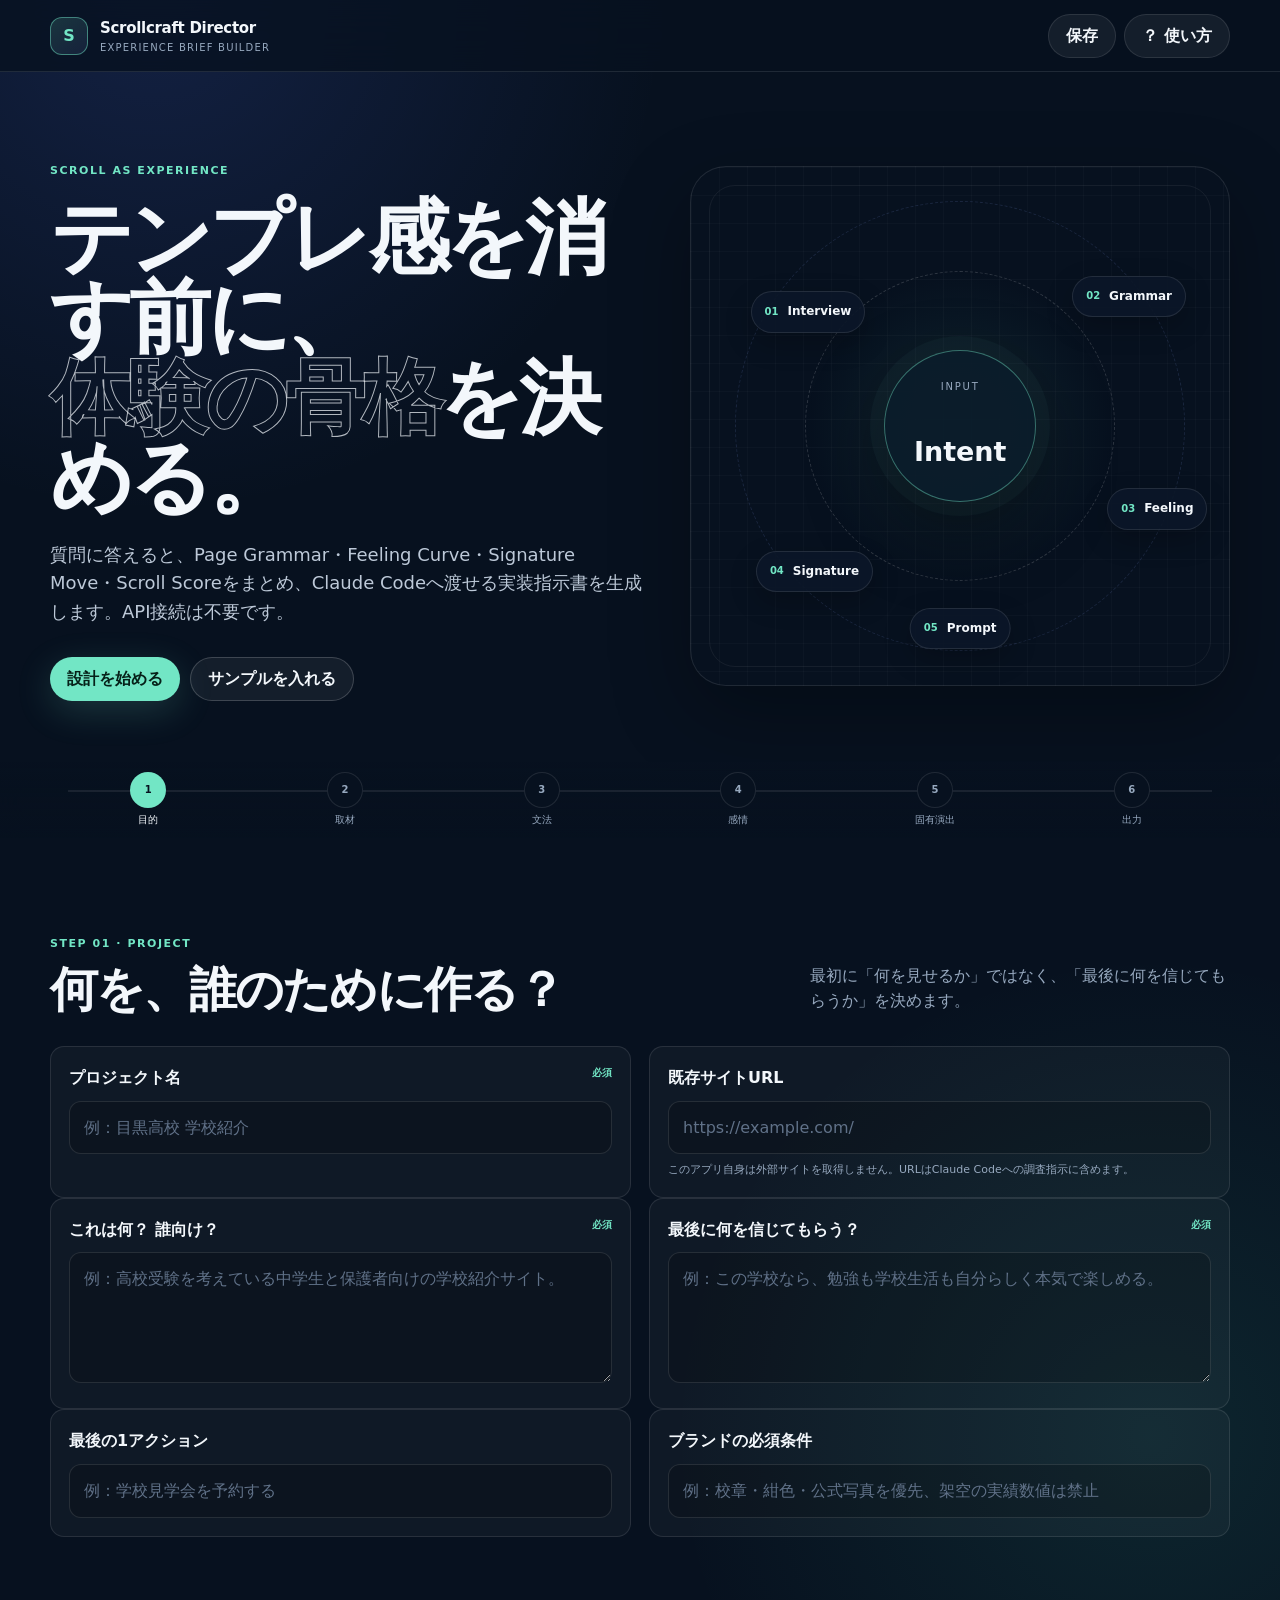
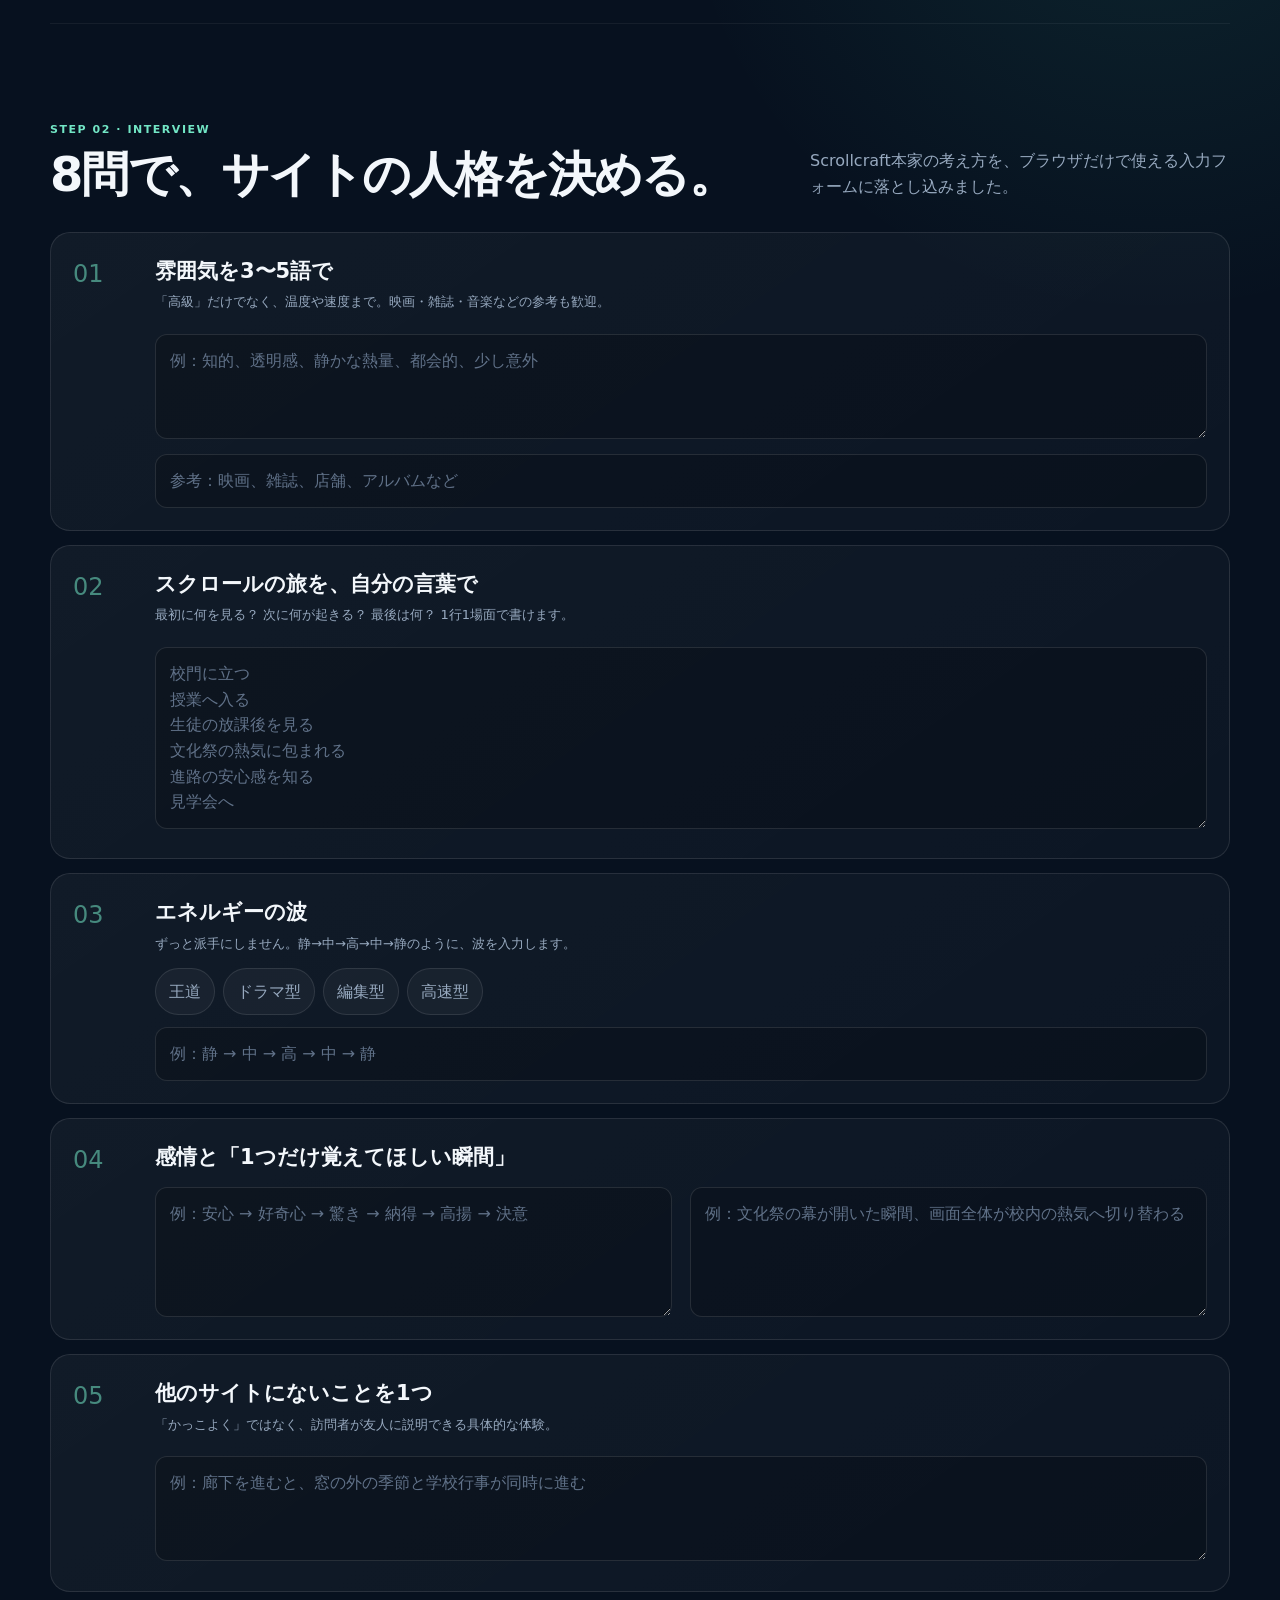
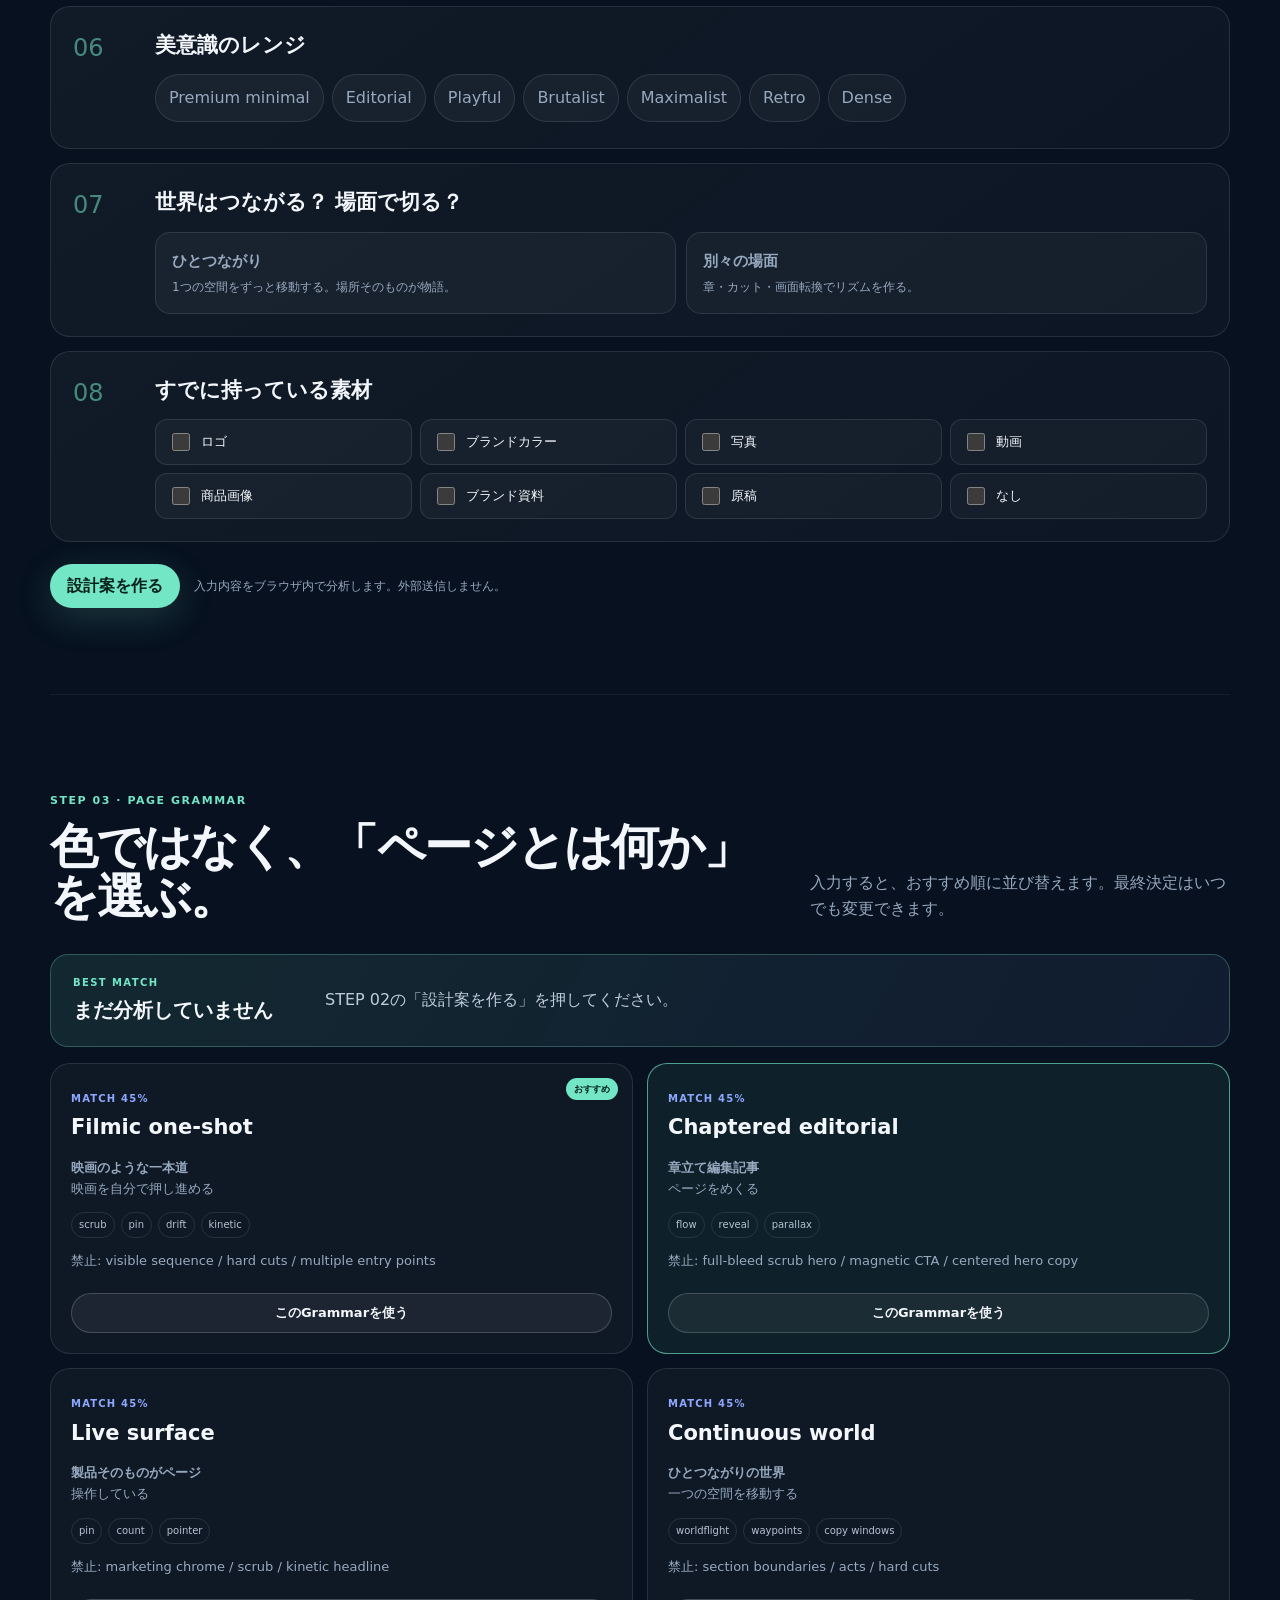
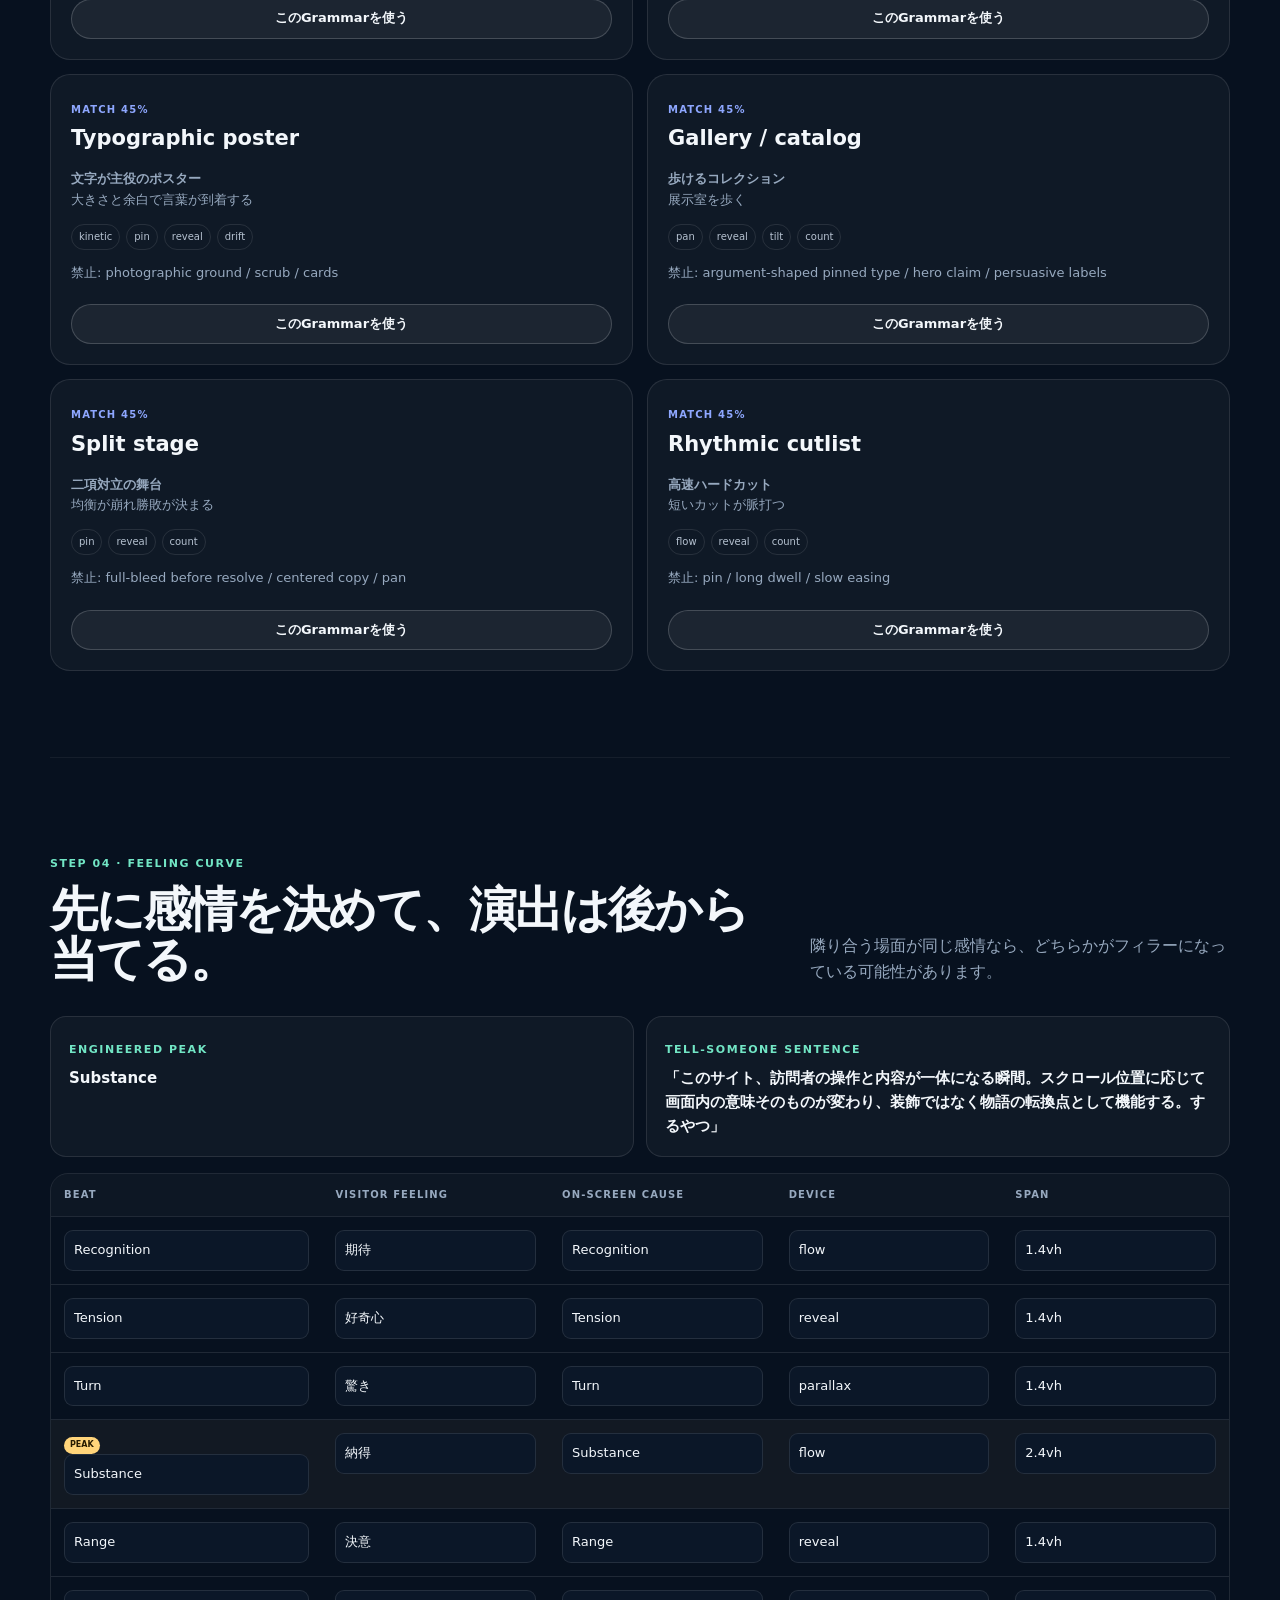
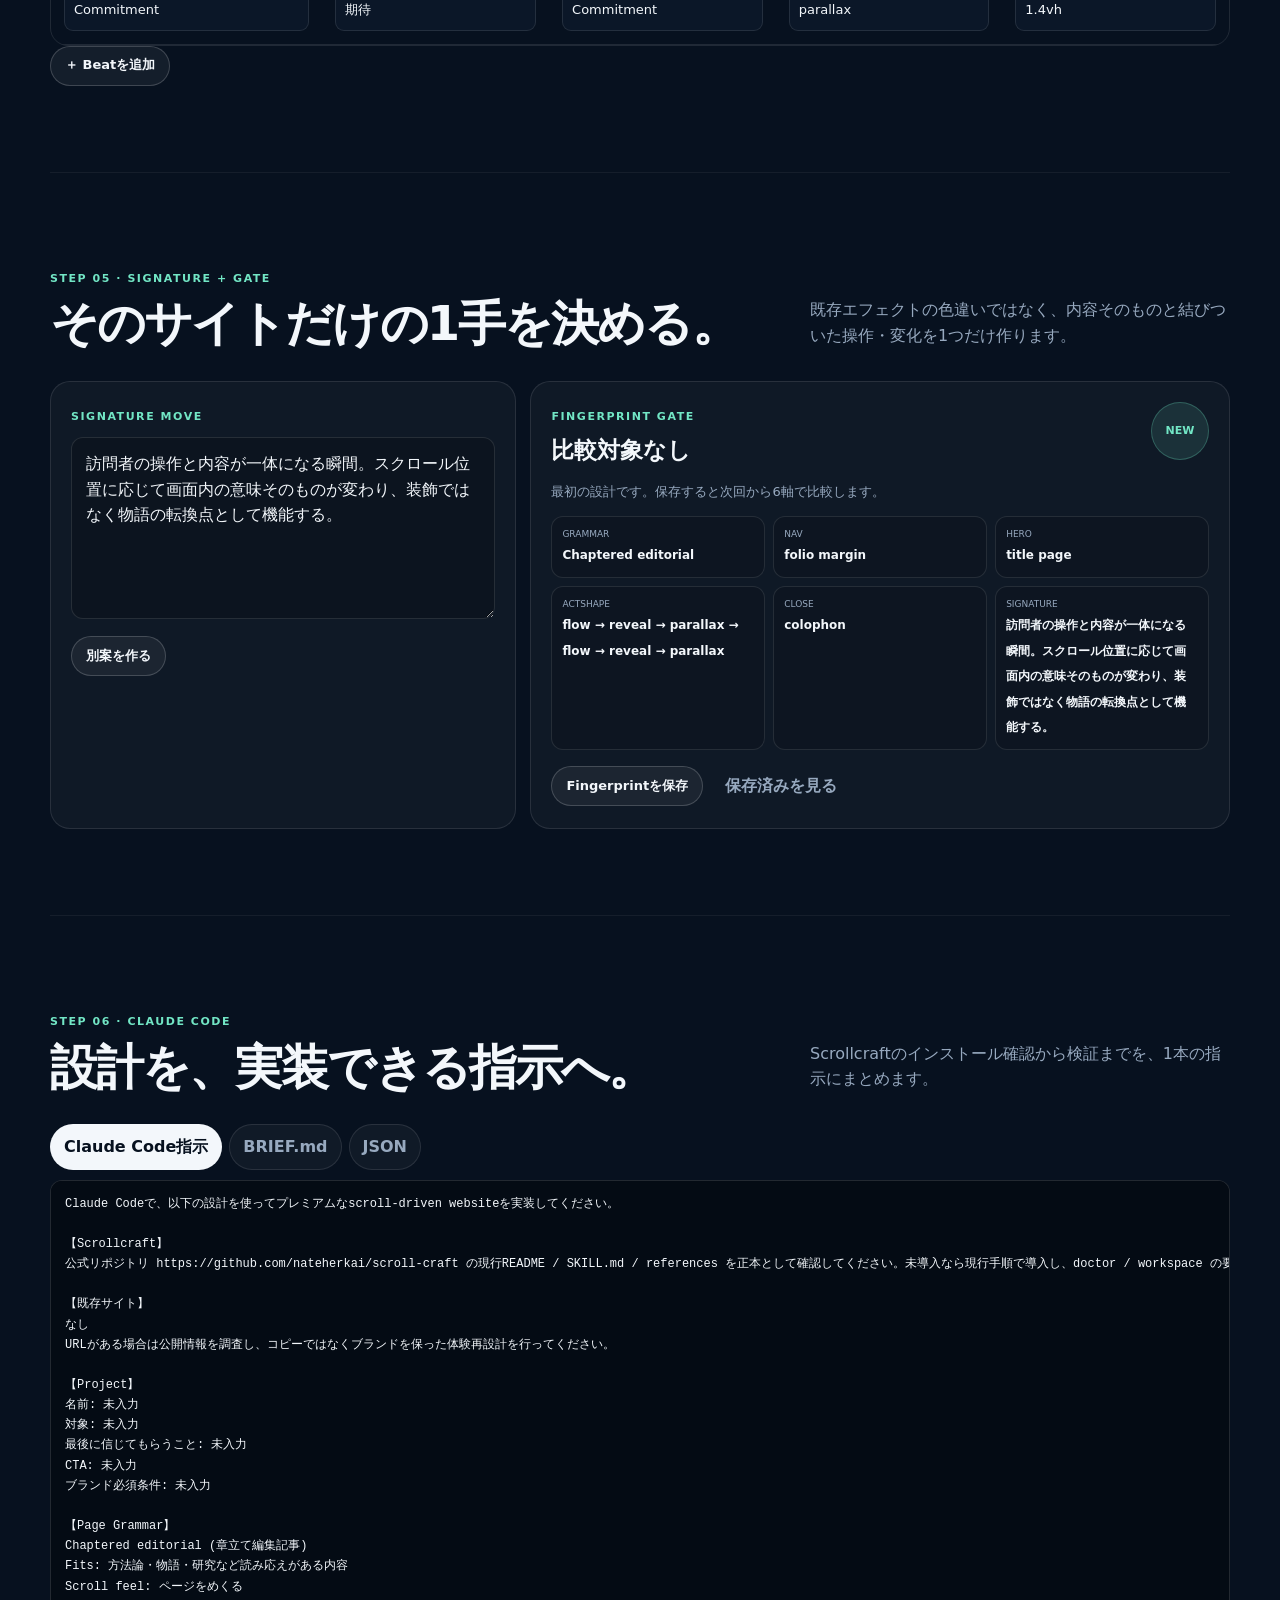
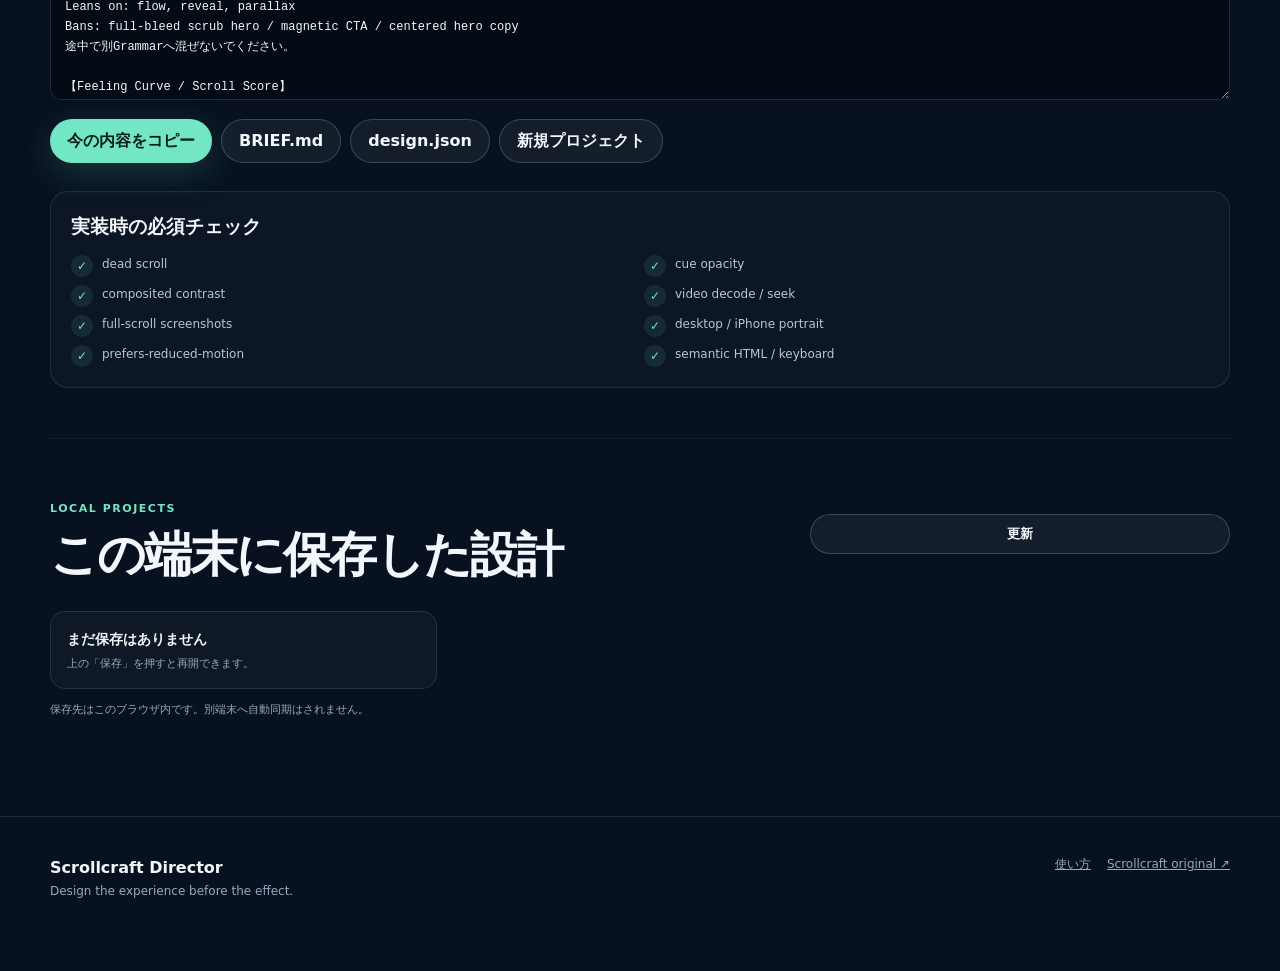
<file: index.html>
<!doctype html>
<html lang="ja">
<head>
  <meta charset="utf-8">
  <meta name="viewport" content="width=device-width, initial-scale=1, viewport-fit=cover">
  <meta name="theme-color" content="#0f172a">
  <meta name="description" content="Scrollcraftの設計思想を使い、Claude Code向けの体験設計・Page Grammar・Feeling Curve・Signature Move・実装指示書を作る静的Webアプリ。">
  <title>Scrollcraft Director</title>
  <link rel="manifest" href="manifest.json">
  <link rel="icon" href="icons/icon-192.png">
  <link rel="stylesheet" href="style.css">
</head>
<body>
  <noscript>このアプリを使うにはJavaScriptを有効にしてください。</noscript>

  <header class="topbar">
    <a class="brand" href="#top" aria-label="Scrollcraft Director トップへ">
      <span class="brand-mark" aria-hidden="true">S</span>
      <span>
        <strong>Scrollcraft Director</strong>
        <small>experience brief builder</small>
      </span>
    </a>
    <nav class="top-actions" aria-label="主要操作">
      <button class="ghost-btn" id="saveBtn" type="button">保存</button>
      <a class="ghost-btn" href="manual.html">？ 使い方</a>
    </nav>
  </header>

  <main id="top">
    <section class="hero shell">
      <div class="hero-copy">
        <p class="eyebrow">SCROLL AS EXPERIENCE</p>
        <h1>テンプレ感を消す前に、<br><span>体験の骨格</span>を決める。</h1>
        <p class="lede">質問に答えると、Page Grammar・Feeling Curve・Signature Move・Scroll Scoreをまとめ、Claude Codeへ渡せる実装指示書を生成します。API接続は不要です。</p>
        <div class="hero-actions">
          <a class="primary-btn" href="#project">設計を始める</a>
          <button class="secondary-btn" id="loadSampleBtn" type="button">サンプルを入れる</button>
        </div>
      </div>
      <div class="hero-visual" aria-label="設計工程の概要">
        <div class="orbit orbit-a"></div>
        <div class="orbit orbit-b"></div>
        <div class="core">
          <span>INPUT</span>
          <strong>Intent</strong>
        </div>
        <div class="node node-1"><b>01</b><span>Interview</span></div>
        <div class="node node-2"><b>02</b><span>Grammar</span></div>
        <div class="node node-3"><b>03</b><span>Feeling</span></div>
        <div class="node node-4"><b>04</b><span>Signature</span></div>
        <div class="node node-5"><b>05</b><span>Prompt</span></div>
      </div>
    </section>

    <section class="progress-wrap" aria-label="設計ステップ">
      <div class="progress-shell">
        <div class="progress-line"><span id="progressFill"></span></div>
        <div class="steps" id="stepNav">
          <a href="#project" data-step="1"><b>1</b><span>目的</span></a>
          <a href="#interview" data-step="2"><b>2</b><span>取材</span></a>
          <a href="#grammar" data-step="3"><b>3</b><span>文法</span></a>
          <a href="#feeling" data-step="4"><b>4</b><span>感情</span></a>
          <a href="#signature" data-step="5"><b>5</b><span>固有演出</span></a>
          <a href="#output" data-step="6"><b>6</b><span>出力</span></a>
        </div>
      </div>
    </section>

    <section class="section shell" id="project" data-section="1">
      <div class="section-head">
        <div>
          <p class="step-label">STEP 01 · PROJECT</p>
          <h2>何を、誰のために作る？</h2>
        </div>
        <p>最初に「何を見せるか」ではなく、「最後に何を信じてもらうか」を決めます。</p>
      </div>

      <div class="grid two">
        <label class="field">
          <span>プロジェクト名 <em>必須</em></span>
          <input id="projectName" type="text" placeholder="例：目黒高校 学校紹介">
        </label>
        <label class="field">
          <span>既存サイトURL</span>
          <input id="sourceUrl" type="url" inputmode="url" placeholder="https://example.com/">
          <small>このアプリ自身は外部サイトを取得しません。URLはClaude Codeへの調査指示に含めます。</small>
        </label>
      </div>

      <div class="grid two">
        <label class="field">
          <span>これは何？ 誰向け？ <em>必須</em></span>
          <textarea id="subject" rows="4" placeholder="例：高校受験を考えている中学生と保護者向けの学校紹介サイト。"></textarea>
        </label>
        <label class="field">
          <span>最後に何を信じてもらう？ <em>必須</em></span>
          <textarea id="belief" rows="4" placeholder="例：この学校なら、勉強も学校生活も自分らしく本気で楽しめる。"></textarea>
        </label>
      </div>

      <div class="grid two">
        <label class="field">
          <span>最後の1アクション</span>
          <input id="cta" type="text" placeholder="例：学校見学会を予約する">
        </label>
        <label class="field">
          <span>ブランドの必須条件</span>
          <input id="brandRules" type="text" placeholder="例：校章・紺色・公式写真を優先、架空の実績数値は禁止">
        </label>
      </div>
    </section>

    <section class="section shell" id="interview" data-section="2">
      <div class="section-head">
        <div>
          <p class="step-label">STEP 02 · INTERVIEW</p>
          <h2>8問で、サイトの人格を決める。</h2>
        </div>
        <p>Scrollcraft本家の考え方を、ブラウザだけで使える入力フォームに落とし込みました。</p>
      </div>

      <div class="question-list">
        <article class="question-card">
          <span class="q-no">01</span>
          <div>
            <h3>雰囲気を3〜5語で</h3>
            <p>「高級」だけでなく、温度や速度まで。映画・雑誌・音楽などの参考も歓迎。</p>
            <textarea id="vibe" rows="3" placeholder="例：知的、透明感、静かな熱量、都会的、少し意外"></textarea>
            <input id="references" type="text" placeholder="参考：映画、雑誌、店舗、アルバムなど">
          </div>
        </article>

        <article class="question-card">
          <span class="q-no">02</span>
          <div>
            <h3>スクロールの旅を、自分の言葉で</h3>
            <p>最初に何を見る？ 次に何が起きる？ 最後は何？ 1行1場面で書けます。</p>
            <textarea id="journeyRaw" rows="6" placeholder="校門に立つ&#10;授業へ入る&#10;生徒の放課後を見る&#10;文化祭の熱気に包まれる&#10;進路の安心感を知る&#10;見学会へ"></textarea>
          </div>
        </article>

        <article class="question-card">
          <span class="q-no">03</span>
          <div>
            <h3>エネルギーの波</h3>
            <p>ずっと派手にしません。静→中→高→中→静のように、波を入力します。</p>
            <div class="segmented" id="energyPreset" role="group" aria-label="エネルギーのプリセット">
              <button type="button" data-value="静 → 中 → 高 → 中 → 静">王道</button>
              <button type="button" data-value="中 → 高 → 静 → 最高 → 静">ドラマ型</button>
              <button type="button" data-value="静 → 静 → 中 → 高 → 余韻">編集型</button>
              <button type="button" data-value="高 → 高 → 中 → 高 → 急停止">高速型</button>
            </div>
            <input id="energy" type="text" placeholder="例：静 → 中 → 高 → 中 → 静">
          </div>
        </article>

        <article class="question-card">
          <span class="q-no">04</span>
          <div>
            <h3>感情と「1つだけ覚えてほしい瞬間」</h3>
            <div class="grid two">
              <textarea id="feelRaw" rows="4" placeholder="例：安心 → 好奇心 → 驚き → 納得 → 高揚 → 決意"></textarea>
              <textarea id="peak" rows="4" placeholder="例：文化祭の幕が開いた瞬間、画面全体が校内の熱気へ切り替わる"></textarea>
            </div>
          </div>
        </article>

        <article class="question-card">
          <span class="q-no">05</span>
          <div>
            <h3>他のサイトにないことを1つ</h3>
            <p>「かっこよく」ではなく、訪問者が友人に説明できる具体的な体験。</p>
            <textarea id="uniqueSeed" rows="3" placeholder="例：廊下を進むと、窓の外の季節と学校行事が同時に進む"></textarea>
          </div>
        </article>

        <article class="question-card">
          <span class="q-no">06</span>
          <div>
            <h3>美意識のレンジ</h3>
            <div class="range-choices" id="aestheticChoices">
              <button type="button" data-value="premium-minimal">Premium minimal</button>
              <button type="button" data-value="editorial">Editorial</button>
              <button type="button" data-value="playful">Playful</button>
              <button type="button" data-value="brutalist">Brutalist</button>
              <button type="button" data-value="maximalist">Maximalist</button>
              <button type="button" data-value="retro">Retro</button>
              <button type="button" data-value="dense">Dense</button>
            </div>
            <input type="hidden" id="aesthetic">
          </div>
        </article>

        <article class="question-card">
          <span class="q-no">07</span>
          <div>
            <h3>世界はつながる？ 場面で切る？</h3>
            <div class="choice-grid" id="worldModeChoices">
              <button type="button" data-value="continuous">
                <strong>ひとつながり</strong>
                <span>1つの空間をずっと移動する。場所そのものが物語。</span>
              </button>
              <button type="button" data-value="scenes">
                <strong>別々の場面</strong>
                <span>章・カット・画面転換でリズムを作る。</span>
              </button>
            </div>
            <input type="hidden" id="worldMode">
          </div>
        </article>

        <article class="question-card">
          <span class="q-no">08</span>
          <div>
            <h3>すでに持っている素材</h3>
            <div class="check-grid" id="assetChecks">
              <label><input type="checkbox" value="ロゴ">ロゴ</label>
              <label><input type="checkbox" value="ブランドカラー">ブランドカラー</label>
              <label><input type="checkbox" value="写真">写真</label>
              <label><input type="checkbox" value="動画">動画</label>
              <label><input type="checkbox" value="商品画像">商品画像</label>
              <label><input type="checkbox" value="ブランド資料">ブランド資料</label>
              <label><input type="checkbox" value="原稿">原稿</label>
              <label><input type="checkbox" value="なし">なし</label>
            </div>
          </div>
        </article>
      </div>

      <div class="action-row">
        <button class="primary-btn" id="analyzeBtn" type="button">設計案を作る</button>
        <span class="hint">入力内容をブラウザ内で分析します。外部送信しません。</span>
      </div>
    </section>

    <section class="section shell" id="grammar" data-section="3">
      <div class="section-head">
        <div>
          <p class="step-label">STEP 03 · PAGE GRAMMAR</p>
          <h2>色ではなく、「ページとは何か」を選ぶ。</h2>
        </div>
        <p id="grammarLead">入力すると、おすすめ順に並び替えます。最終決定はいつでも変更できます。</p>
      </div>

      <div class="recommendation" id="grammarRecommendation">
        <div>
          <span>BEST MATCH</span>
          <strong id="bestGrammarName">まだ分析していません</strong>
        </div>
        <p id="bestGrammarReason">STEP 02の「設計案を作る」を押してください。</p>
      </div>

      <div class="grammar-grid" id="grammarGrid"></div>
    </section>

    <section class="section shell" id="feeling" data-section="4">
      <div class="section-head">
        <div>
          <p class="step-label">STEP 04 · FEELING CURVE</p>
          <h2>先に感情を決めて、演出は後から当てる。</h2>
        </div>
        <p>隣り合う場面が同じ感情なら、どちらかがフィラーになっている可能性があります。</p>
      </div>

      <div class="curve-summary">
        <div>
          <span class="mini-label">ENGINEERED PEAK</span>
          <strong id="peakPreview">—</strong>
        </div>
        <div>
          <span class="mini-label">TELL-SOMEONE SENTENCE</span>
          <strong id="tellSentence">「このサイト、___するやつ」</strong>
        </div>
      </div>

      <div class="score-table-wrap">
        <table class="score-table">
          <thead>
            <tr>
              <th>Beat</th>
              <th>Visitor feeling</th>
              <th>On-screen cause</th>
              <th>Device</th>
              <th>Span</th>
            </tr>
          </thead>
          <tbody id="scoreBody"></tbody>
        </table>
      </div>
      <button class="secondary-btn compact" id="addBeatBtn" type="button">＋ Beatを追加</button>
    </section>

    <section class="section shell" id="signature" data-section="5">
      <div class="section-head">
        <div>
          <p class="step-label">STEP 05 · SIGNATURE + GATE</p>
          <h2>そのサイトだけの1手を決める。</h2>
        </div>
        <p>既存エフェクトの色違いではなく、内容そのものと結びついた操作・変化を1つだけ作ります。</p>
      </div>

      <div class="signature-layout">
        <article class="signature-card">
          <span class="mini-label">SIGNATURE MOVE</span>
          <textarea id="signatureMove" rows="6" placeholder="分析すると候補が入ります。自由に書き換えられます。"></textarea>
          <button class="secondary-btn compact" id="regenerateSignatureBtn" type="button">別案を作る</button>
        </article>

        <article class="gate-card">
          <div class="gate-head">
            <div>
              <span class="mini-label">FINGERPRINT GATE</span>
              <strong id="gateStatus">比較対象なし</strong>
            </div>
            <span class="gate-badge" id="gateBadge">NEW</span>
          </div>
          <p id="gateText">過去のFingerprintをこの端末に保存すると、次回から6軸で「似すぎ」を判定します。</p>
          <div class="fingerprint-grid" id="fingerprintGrid"></div>
          <div class="action-row tight">
            <button class="secondary-btn compact" id="saveFingerprintBtn" type="button">Fingerprintを保存</button>
            <button class="text-btn" id="viewFingerprintsBtn" type="button">保存済みを見る</button>
          </div>
        </article>
      </div>

      <dialog id="fingerprintDialog">
        <div class="dialog-head">
          <div>
            <span class="mini-label">LOCAL REGISTRY</span>
            <h3>保存済みFingerprint</h3>
          </div>
          <button class="icon-btn" id="closeFingerprintDialog" type="button" aria-label="閉じる">×</button>
        </div>
        <div id="fingerprintList"></div>
      </dialog>
    </section>

    <section class="section shell output-section" id="output" data-section="6">
      <div class="section-head">
        <div>
          <p class="step-label">STEP 06 · CLAUDE CODE</p>
          <h2>設計を、実装できる指示へ。</h2>
        </div>
        <p>Scrollcraftのインストール確認から検証までを、1本の指示にまとめます。</p>
      </div>

      <div class="output-tabs" role="tablist">
        <button type="button" class="active" data-tab="prompt">Claude Code指示</button>
        <button type="button" data-tab="brief">BRIEF.md</button>
        <button type="button" data-tab="json">JSON</button>
      </div>

      <div class="output-panel active" data-panel="prompt">
        <textarea id="promptOutput" class="code-output" spellcheck="false" aria-label="Claude Code指示文"></textarea>
      </div>
      <div class="output-panel" data-panel="brief">
        <textarea id="briefOutput" class="code-output" spellcheck="false" aria-label="BRIEF.md"></textarea>
      </div>
      <div class="output-panel" data-panel="json">
        <textarea id="jsonOutput" class="code-output" spellcheck="false" aria-label="設計JSON"></textarea>
      </div>

      <div class="output-actions">
        <button class="primary-btn" id="copyOutputBtn" type="button">今の内容をコピー</button>
        <button class="secondary-btn" id="downloadBriefBtn" type="button">BRIEF.md</button>
        <button class="secondary-btn" id="downloadJsonBtn" type="button">design.json</button>
        <button class="secondary-btn" id="newProjectBtn" type="button">新規プロジェクト</button>
      </div>

      <div class="quality-checks">
        <h3>実装時の必須チェック</h3>
        <div id="qualityChecks"></div>
      </div>
    </section>

    <section class="section shell local-projects">
      <div class="section-head compact-head">
        <div>
          <p class="step-label">LOCAL PROJECTS</p>
          <h2>この端末に保存した設計</h2>
        </div>
        <button class="secondary-btn compact" id="refreshProjectsBtn" type="button">更新</button>
      </div>
      <div id="projectList" class="project-list"></div>
      <p class="privacy-note">保存先はこのブラウザ内です。別端末へ自動同期はされません。</p>
    </section>
  </main>

  <footer>
    <div class="shell footer-inner">
      <div>
        <strong>Scrollcraft Director</strong>
        <p>Design the experience before the effect.</p>
      </div>
      <div class="footer-links">
        <a href="manual.html">使い方</a>
        <a href="https://github.com/nateherkai/scroll-craft" target="_blank" rel="noreferrer">Scrollcraft original ↗</a>
      </div>
    </div>
  </footer>

  <div class="toast" id="toast" role="status" aria-live="polite"></div>
  <script src="app.js"></script>
</body>
</html>
</file>
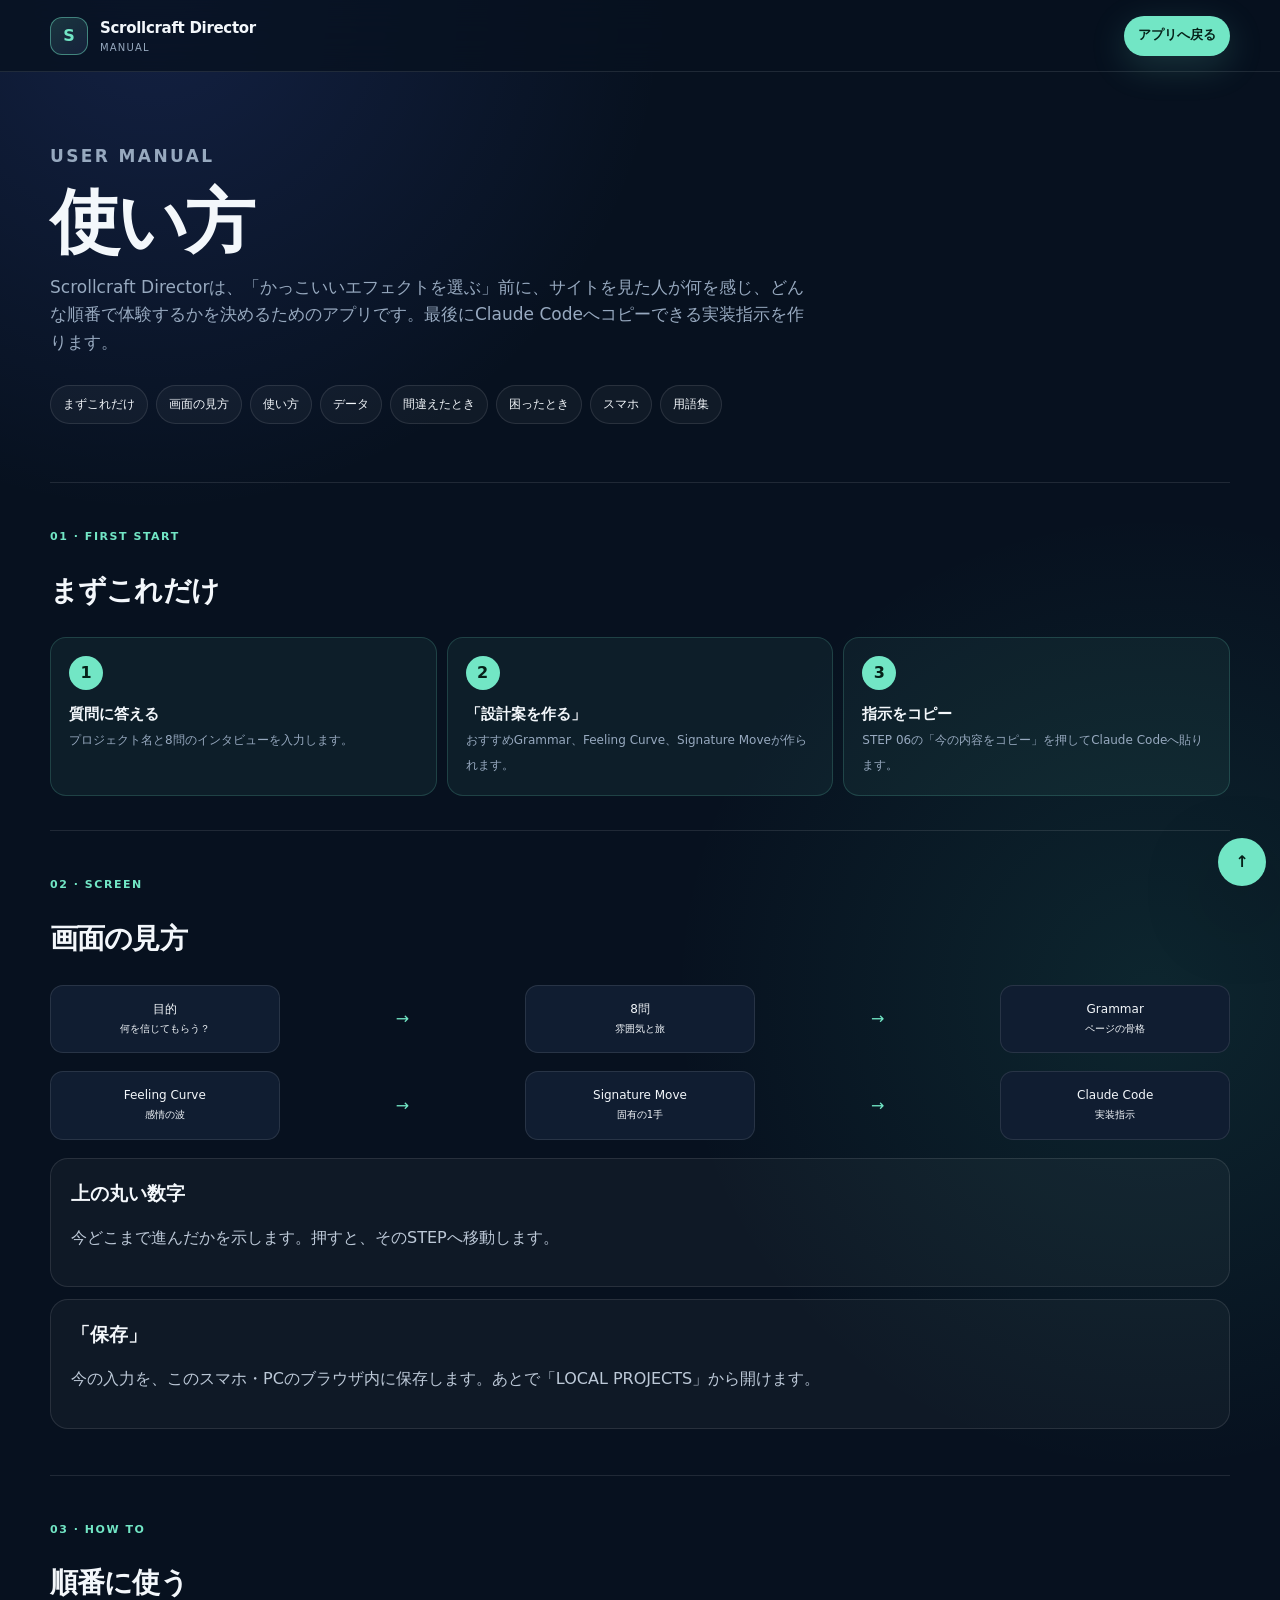
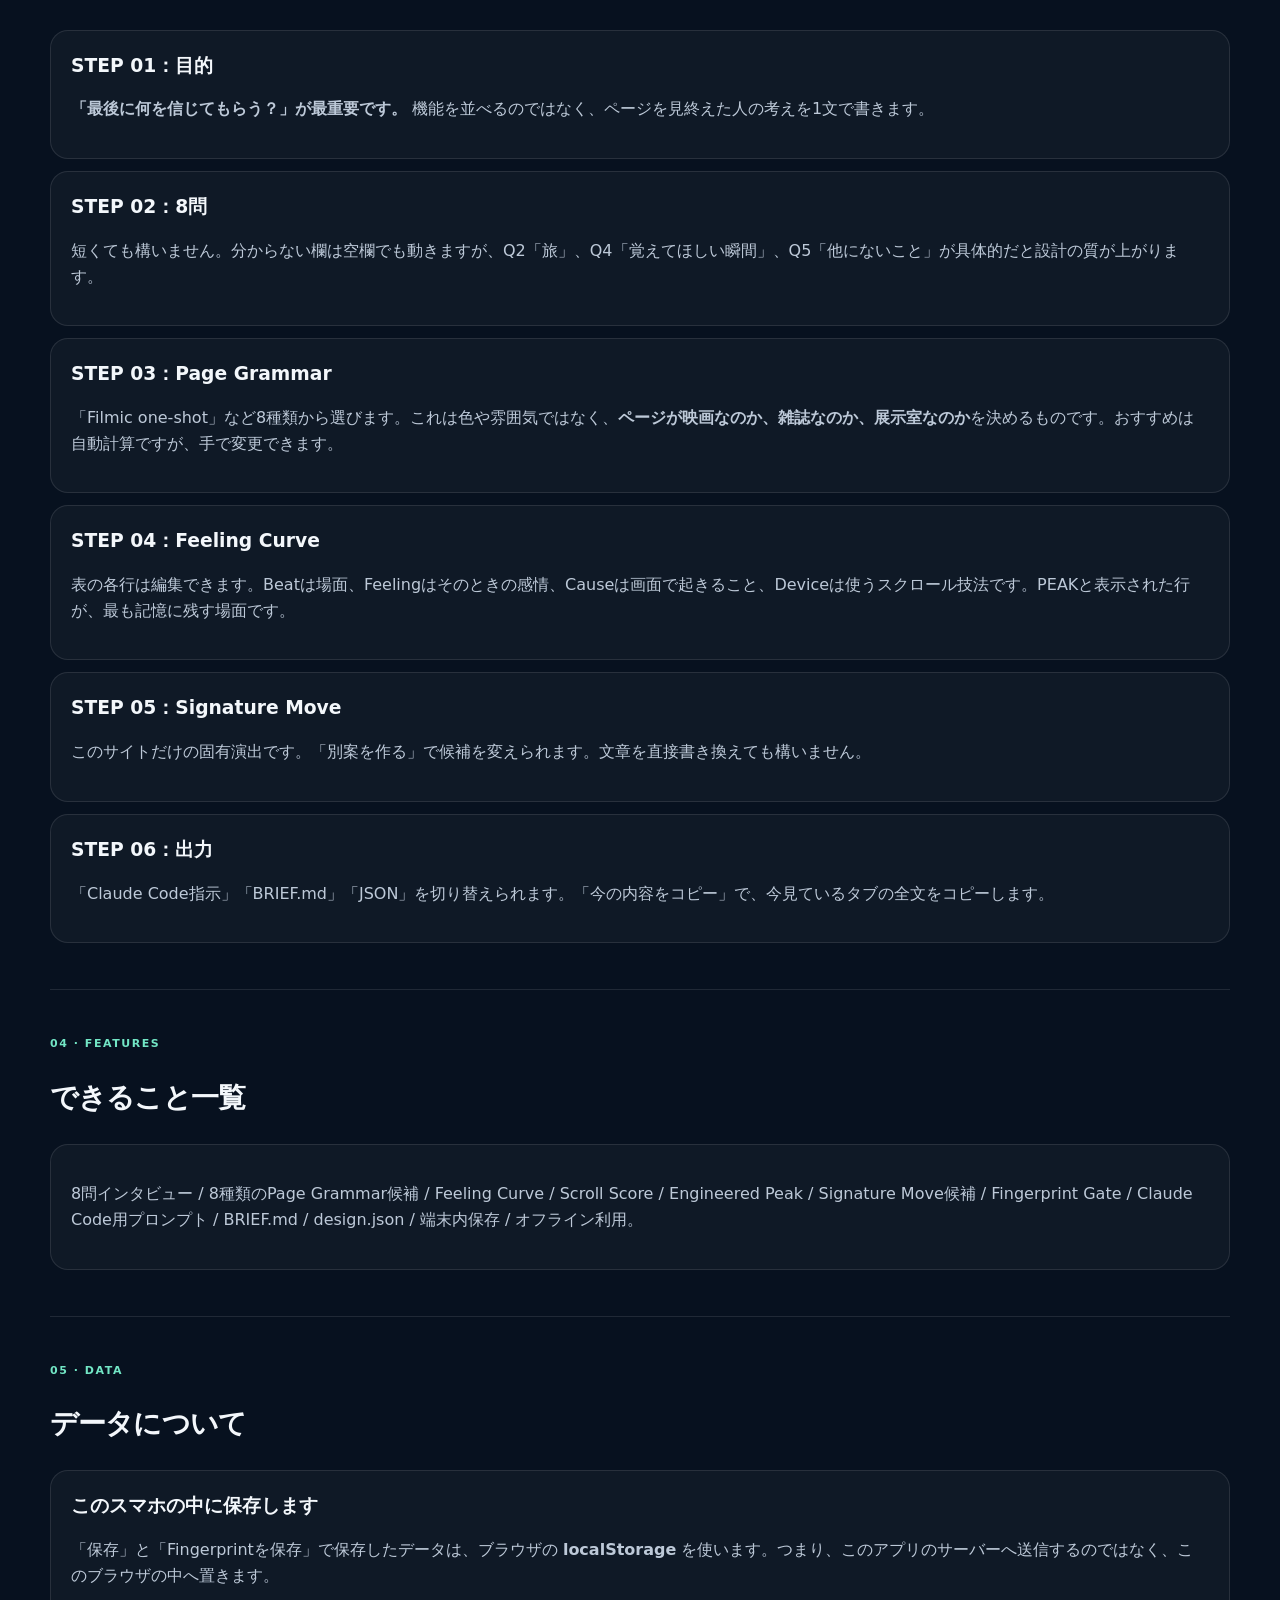
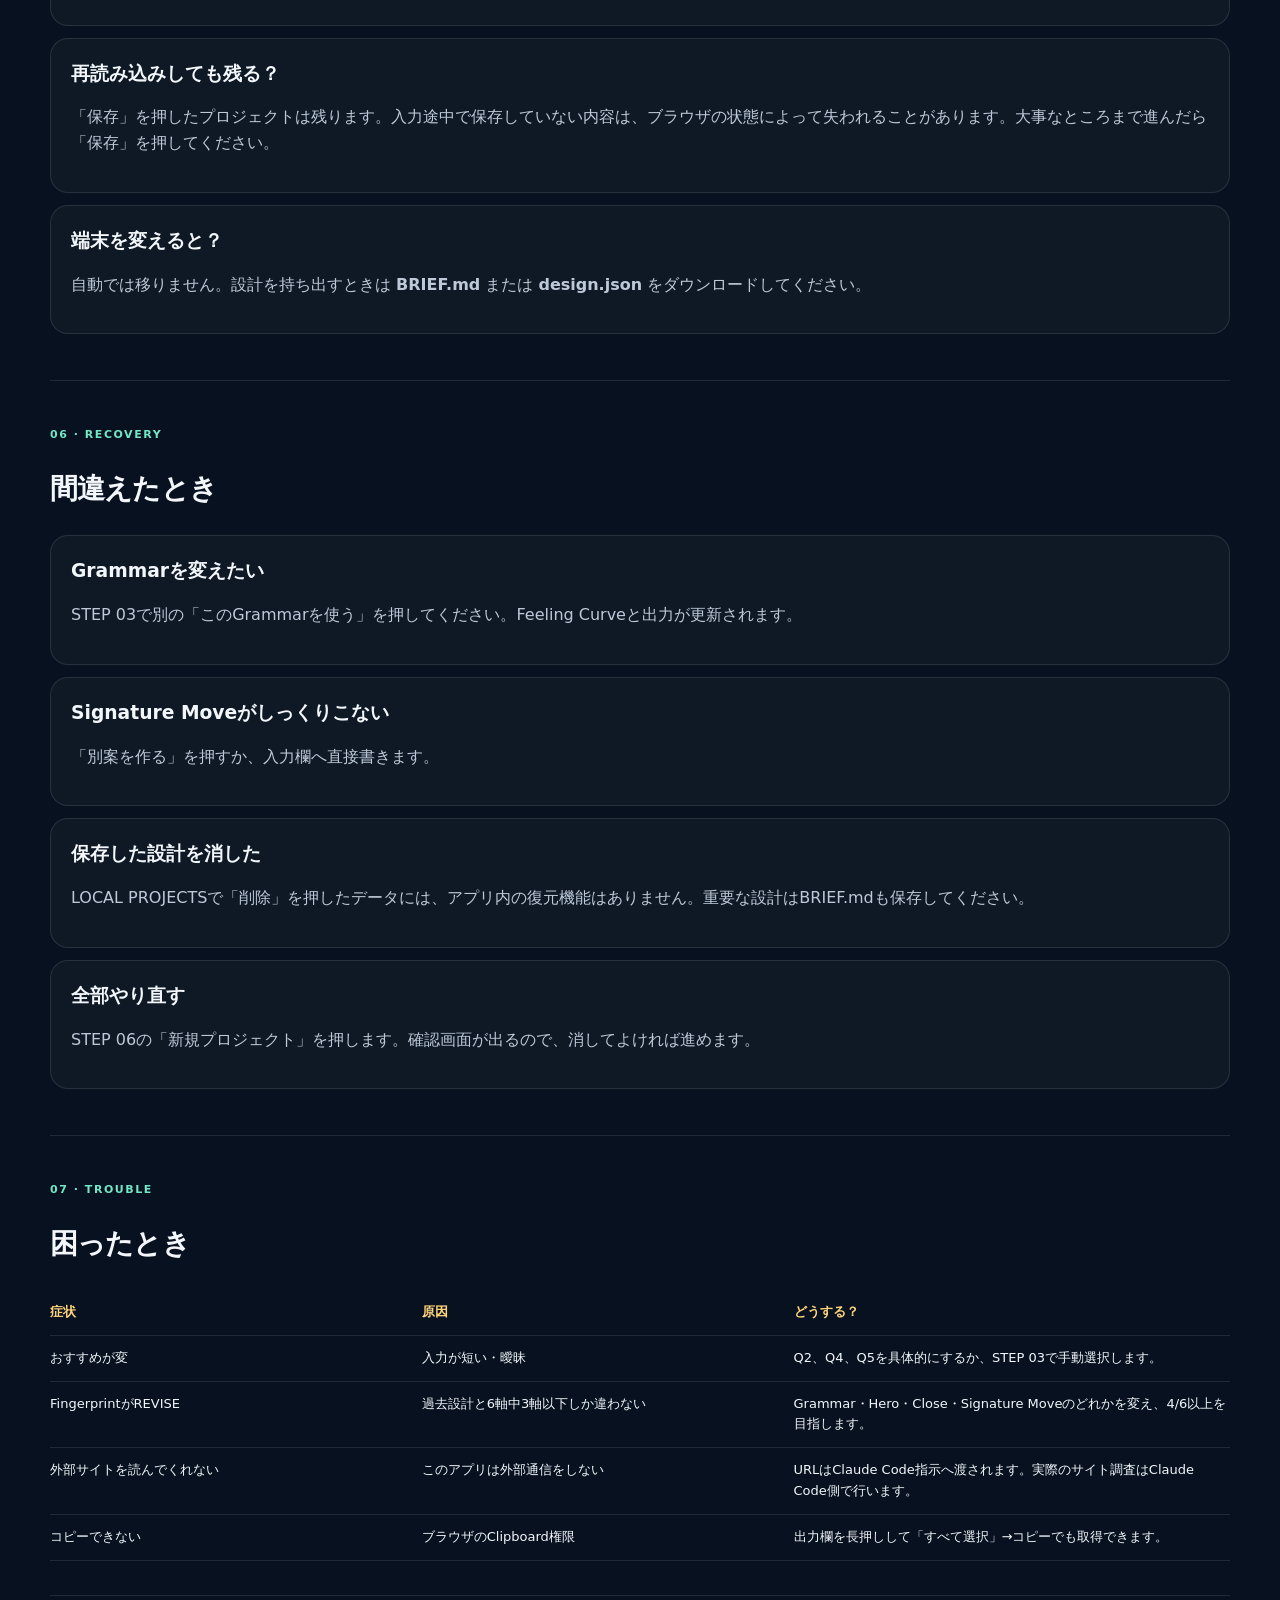
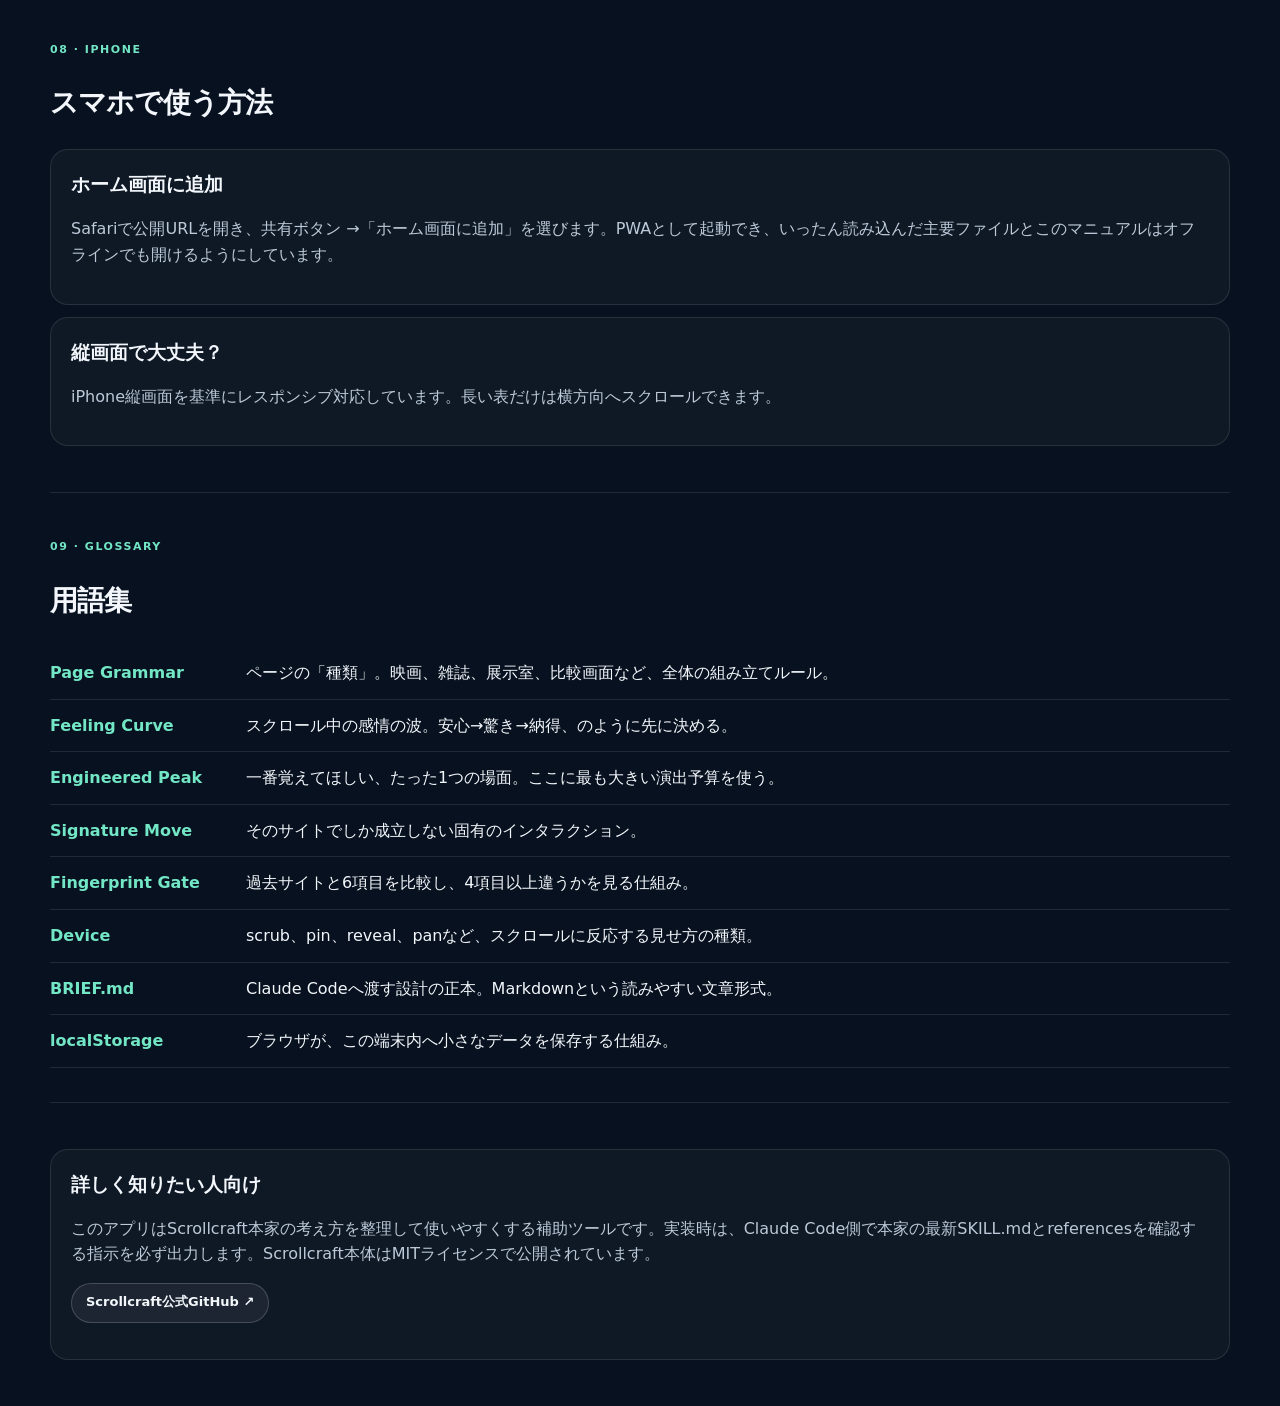
<file: manual.html>
<!doctype html>
<html lang="ja">
<head>
  <meta charset="utf-8">
  <meta name="viewport" content="width=device-width, initial-scale=1, viewport-fit=cover">
  <meta name="theme-color" content="#0f172a">
  <title>使い方 | Scrollcraft Director</title>
  <link rel="stylesheet" href="style.css">
  <style>
    .manual-hero{padding:54px 0 28px}.manual-hero h1{font-family:ui-rounded,"SF Pro Rounded","Segoe UI",system-ui,sans-serif;font-size:clamp(38px,7vw,70px);line-height:1;letter-spacing:-.05em;margin:12px 0}
    .manual-hero p{max-width:760px;color:var(--muted);font-size:17px}
    .manual-nav{display:flex;gap:8px;flex-wrap:wrap;padding:12px 0 30px}.manual-nav a{font-size:12px;text-decoration:none;padding:9px 12px;border-radius:999px;border:1px solid var(--line);background:rgba(255,255,255,.04)}
    .manual-section{padding:34px 0;border-top:1px solid var(--line)}
    .manual-section h2{font-family:ui-rounded,"SF Pro Rounded","Segoe UI",system-ui,sans-serif;font-size:28px;letter-spacing:-.03em}
    .manual-card{padding:20px;border-radius:18px;border:1px solid var(--line);background:rgba(255,255,255,.035);margin:12px 0}
    .manual-card h3{margin:0 0 8px;font-family:ui-rounded,"SF Pro Rounded","Segoe UI",system-ui,sans-serif}
    .manual-card p{color:#bdc9d8}
    .steps-manual{display:grid;grid-template-columns:repeat(3,1fr);gap:10px}
    .step-manual{padding:18px;border-radius:16px;background:rgba(114,230,197,.06);border:1px solid rgba(114,230,197,.18)}
    .step-manual b{display:grid;place-items:center;width:34px;height:34px;border-radius:50%;background:var(--accent);color:#062119;margin-bottom:12px}
    .step-manual strong{display:block;font-size:15px}.step-manual span{color:var(--muted);font-size:12px}
    .diagram{display:grid;grid-template-columns:repeat(5,1fr);gap:8px;align-items:center;margin:18px 0}
    .diagram div{padding:14px 8px;text-align:center;border-radius:13px;background:var(--panel);border:1px solid var(--line);font-size:12px}
    .diagram i{text-align:center;color:var(--accent);font-style:normal}
    .term{display:grid;grid-template-columns:180px 1fr;gap:16px;padding:13px 0;border-bottom:1px solid var(--line)}
    .term strong{color:var(--accent)}
    .problem{display:grid;grid-template-columns:1fr 1fr 1.2fr;gap:8px;padding:12px 0;border-bottom:1px solid var(--line);font-size:13px}
    .problem b{color:var(--warn)}
    .back-top{position:fixed;right:14px;bottom:14px;width:48px;height:48px;border-radius:50%;display:grid;place-items:center;text-decoration:none;background:var(--accent);color:#062119;font-weight:900;box-shadow:var(--shadow)}
    @media(max-width:700px){.steps-manual{grid-template-columns:1fr}.diagram{grid-template-columns:1fr}.diagram i{transform:rotate(90deg)}.term,.problem{grid-template-columns:1fr;gap:2px}}
  </style>
</head>
<body>
  <header class="topbar">
    <a class="brand" href="index.html">
      <span class="brand-mark">S</span>
      <span><strong>Scrollcraft Director</strong><small>manual</small></span>
    </a>
    <nav class="top-actions"><a class="primary-btn compact" href="index.html">アプリへ戻る</a></nav>
  </header>

  <main id="top">
    <section class="manual-hero shell">
      <p class="eyebrow">USER MANUAL</p>
      <h1>使い方</h1>
      <p>Scrollcraft Directorは、「かっこいいエフェクトを選ぶ」前に、サイトを見た人が何を感じ、どんな順番で体験するかを決めるためのアプリです。最後にClaude Codeへコピーできる実装指示を作ります。</p>
      <nav class="manual-nav">
        <a href="#first">まずこれだけ</a><a href="#screen">画面の見方</a><a href="#howto">使い方</a><a href="#data">データ</a><a href="#mistake">間違えたとき</a><a href="#trouble">困ったとき</a><a href="#iphone">スマホ</a><a href="#terms">用語集</a>
      </nav>
    </section>

    <section class="manual-section shell" id="first">
      <p class="step-label">01 · FIRST START</p>
      <h2>まずこれだけ</h2>
      <div class="steps-manual">
        <div class="step-manual"><b>1</b><strong>質問に答える</strong><span>プロジェクト名と8問のインタビューを入力します。</span></div>
        <div class="step-manual"><b>2</b><strong>「設計案を作る」</strong><span>おすすめGrammar、Feeling Curve、Signature Moveが作られます。</span></div>
        <div class="step-manual"><b>3</b><strong>指示をコピー</strong><span>STEP 06の「今の内容をコピー」を押してClaude Codeへ貼ります。</span></div>
      </div>
    </section>

    <section class="manual-section shell" id="screen">
      <p class="step-label">02 · SCREEN</p>
      <h2>画面の見方</h2>
      <div class="diagram">
        <div>目的<br><small>何を信じてもらう？</small></div><i>→</i>
        <div>8問<br><small>雰囲気と旅</small></div><i>→</i>
        <div>Grammar<br><small>ページの骨格</small></div>
      </div>
      <div class="diagram">
        <div>Feeling Curve<br><small>感情の波</small></div><i>→</i>
        <div>Signature Move<br><small>固有の1手</small></div><i>→</i>
        <div>Claude Code<br><small>実装指示</small></div>
      </div>
      <div class="manual-card">
        <h3>上の丸い数字</h3>
        <p>今どこまで進んだかを示します。押すと、そのSTEPへ移動します。</p>
      </div>
      <div class="manual-card">
        <h3>「保存」</h3>
        <p>今の入力を、このスマホ・PCのブラウザ内に保存します。あとで「LOCAL PROJECTS」から開けます。</p>
      </div>
    </section>

    <section class="manual-section shell" id="howto">
      <p class="step-label">03 · HOW TO</p>
      <h2>順番に使う</h2>
      <div class="manual-card"><h3>STEP 01：目的</h3><p><b>「最後に何を信じてもらう？」が最重要です。</b> 機能を並べるのではなく、ページを見終えた人の考えを1文で書きます。</p></div>
      <div class="manual-card"><h3>STEP 02：8問</h3><p>短くても構いません。分からない欄は空欄でも動きますが、Q2「旅」、Q4「覚えてほしい瞬間」、Q5「他にないこと」が具体的だと設計の質が上がります。</p></div>
      <div class="manual-card"><h3>STEP 03：Page Grammar</h3><p>「Filmic one-shot」など8種類から選びます。これは色や雰囲気ではなく、<b>ページが映画なのか、雑誌なのか、展示室なのか</b>を決めるものです。おすすめは自動計算ですが、手で変更できます。</p></div>
      <div class="manual-card"><h3>STEP 04：Feeling Curve</h3><p>表の各行は編集できます。Beatは場面、Feelingはそのときの感情、Causeは画面で起きること、Deviceは使うスクロール技法です。PEAKと表示された行が、最も記憶に残す場面です。</p></div>
      <div class="manual-card"><h3>STEP 05：Signature Move</h3><p>このサイトだけの固有演出です。「別案を作る」で候補を変えられます。文章を直接書き換えても構いません。</p></div>
      <div class="manual-card"><h3>STEP 06：出力</h3><p>「Claude Code指示」「BRIEF.md」「JSON」を切り替えられます。「今の内容をコピー」で、今見ているタブの全文をコピーします。</p></div>
    </section>

    <section class="manual-section shell">
      <p class="step-label">04 · FEATURES</p>
      <h2>できること一覧</h2>
      <div class="manual-card"><p>8問インタビュー / 8種類のPage Grammar候補 / Feeling Curve / Scroll Score / Engineered Peak / Signature Move候補 / Fingerprint Gate / Claude Code用プロンプト / BRIEF.md / design.json / 端末内保存 / オフライン利用。</p></div>
    </section>

    <section class="manual-section shell" id="data">
      <p class="step-label">05 · DATA</p>
      <h2>データについて</h2>
      <div class="manual-card"><h3>このスマホの中に保存します</h3><p>「保存」と「Fingerprintを保存」で保存したデータは、ブラウザの <b>localStorage</b> を使います。つまり、このアプリのサーバーへ送信するのではなく、このブラウザの中へ置きます。</p></div>
      <div class="manual-card"><h3>再読み込みしても残る？</h3><p>「保存」を押したプロジェクトは残ります。入力途中で保存していない内容は、ブラウザの状態によって失われることがあります。大事なところまで進んだら「保存」を押してください。</p></div>
      <div class="manual-card"><h3>端末を変えると？</h3><p>自動では移りません。設計を持ち出すときは <b>BRIEF.md</b> または <b>design.json</b> をダウンロードしてください。</p></div>
    </section>

    <section class="manual-section shell" id="mistake">
      <p class="step-label">06 · RECOVERY</p>
      <h2>間違えたとき</h2>
      <div class="manual-card"><h3>Grammarを変えたい</h3><p>STEP 03で別の「このGrammarを使う」を押してください。Feeling Curveと出力が更新されます。</p></div>
      <div class="manual-card"><h3>Signature Moveがしっくりこない</h3><p>「別案を作る」を押すか、入力欄へ直接書きます。</p></div>
      <div class="manual-card"><h3>保存した設計を消した</h3><p>LOCAL PROJECTSで「削除」を押したデータには、アプリ内の復元機能はありません。重要な設計はBRIEF.mdも保存してください。</p></div>
      <div class="manual-card"><h3>全部やり直す</h3><p>STEP 06の「新規プロジェクト」を押します。確認画面が出るので、消してよければ進めます。</p></div>
    </section>

    <section class="manual-section shell" id="trouble">
      <p class="step-label">07 · TROUBLE</p>
      <h2>困ったとき</h2>
      <div class="problem"><b>症状</b><b>原因</b><b>どうする？</b></div>
      <div class="problem"><span>おすすめが変</span><span>入力が短い・曖昧</span><span>Q2、Q4、Q5を具体的にするか、STEP 03で手動選択します。</span></div>
      <div class="problem"><span>FingerprintがREVISE</span><span>過去設計と6軸中3軸以下しか違わない</span><span>Grammar・Hero・Close・Signature Moveのどれかを変え、4/6以上を目指します。</span></div>
      <div class="problem"><span>外部サイトを読んでくれない</span><span>このアプリは外部通信をしない</span><span>URLはClaude Code指示へ渡されます。実際のサイト調査はClaude Code側で行います。</span></div>
      <div class="problem"><span>コピーできない</span><span>ブラウザのClipboard権限</span><span>出力欄を長押しして「すべて選択」→コピーでも取得できます。</span></div>
    </section>

    <section class="manual-section shell" id="iphone">
      <p class="step-label">08 · IPHONE</p>
      <h2>スマホで使う方法</h2>
      <div class="manual-card"><h3>ホーム画面に追加</h3><p>Safariで公開URLを開き、共有ボタン →「ホーム画面に追加」を選びます。PWAとして起動でき、いったん読み込んだ主要ファイルとこのマニュアルはオフラインでも開けるようにしています。</p></div>
      <div class="manual-card"><h3>縦画面で大丈夫？</h3><p>iPhone縦画面を基準にレスポンシブ対応しています。長い表だけは横方向へスクロールできます。</p></div>
    </section>

    <section class="manual-section shell" id="terms">
      <p class="step-label">09 · GLOSSARY</p>
      <h2>用語集</h2>
      <div class="term"><strong>Page Grammar</strong><span>ページの「種類」。映画、雑誌、展示室、比較画面など、全体の組み立てルール。</span></div>
      <div class="term"><strong>Feeling Curve</strong><span>スクロール中の感情の波。安心→驚き→納得、のように先に決める。</span></div>
      <div class="term"><strong>Engineered Peak</strong><span>一番覚えてほしい、たった1つの場面。ここに最も大きい演出予算を使う。</span></div>
      <div class="term"><strong>Signature Move</strong><span>そのサイトでしか成立しない固有のインタラクション。</span></div>
      <div class="term"><strong>Fingerprint Gate</strong><span>過去サイトと6項目を比較し、4項目以上違うかを見る仕組み。</span></div>
      <div class="term"><strong>Device</strong><span>scrub、pin、reveal、panなど、スクロールに反応する見せ方の種類。</span></div>
      <div class="term"><strong>BRIEF.md</strong><span>Claude Codeへ渡す設計の正本。Markdownという読みやすい文章形式。</span></div>
      <div class="term"><strong>localStorage</strong><span>ブラウザが、この端末内へ小さなデータを保存する仕組み。</span></div>
    </section>

    <section class="manual-section shell">
      <div class="manual-card">
        <h3>詳しく知りたい人向け</h3>
        <p>このアプリはScrollcraft本家の考え方を整理して使いやすくする補助ツールです。実装時は、Claude Code側で本家の最新SKILL.mdとreferencesを確認する指示を必ず出力します。Scrollcraft本体はMITライセンスで公開されています。</p>
        <p><a class="secondary-btn compact" href="https://github.com/nateherkai/scroll-craft" target="_blank" rel="noreferrer">Scrollcraft公式GitHub ↗</a></p>
      </div>
    </section>
  </main>
  <a href="#top" class="back-top" aria-label="トップへ">↑</a>
</body>
</html>
</file>
<file: style.css>
:root{
  --bg:#07111f;
  --bg-soft:#0c1728;
  --panel:#101d31;
  --panel-2:#13233b;
  --line:rgba(255,255,255,.10);
  --line-strong:rgba(255,255,255,.18);
  --text:#f3f7fb;
  --muted:#97a9bf;
  --accent:#72e6c5;
  --accent-2:#8ea7ff;
  --warn:#ffd47a;
  --danger:#ff8b91;
  --shadow:0 28px 80px rgba(0,0,0,.30);
  --radius:24px;
  --radius-sm:14px;
  --shell:min(1180px, calc(100% - 32px));
  font-family:system-ui,-apple-system,BlinkMacSystemFont,"Segoe UI","Helvetica Neue",Arial,sans-serif;
  color-scheme:dark;
}
*{box-sizing:border-box}
html{scroll-behavior:smooth}
body{margin:0;background:
 radial-gradient(circle at 12% 0%,rgba(83,116,255,.16),transparent 32rem),
 radial-gradient(circle at 90% 16%,rgba(66,220,183,.10),transparent 30rem),
 var(--bg);color:var(--text);line-height:1.6}
button,input,textarea{font:inherit}
button,a{touch-action:manipulation}
a{color:inherit}
button{cursor:pointer}
.shell{width:var(--shell);margin-inline:auto}
.topbar{position:sticky;top:0;z-index:50;height:72px;display:flex;align-items:center;justify-content:space-between;padding:0 max(16px,calc((100vw - 1180px)/2));background:rgba(7,17,31,.78);backdrop-filter:blur(18px);border-bottom:1px solid var(--line)}
.brand{display:flex;gap:12px;align-items:center;text-decoration:none}
.brand-mark{display:grid;place-items:center;width:38px;height:38px;border:1px solid rgba(114,230,197,.48);border-radius:12px;background:linear-gradient(145deg,rgba(114,230,197,.16),rgba(142,167,255,.10));font-family:ui-rounded,"SF Pro Rounded","Segoe UI",system-ui,sans-serif;font-weight:700;color:var(--accent)}
.brand strong{display:block;font-family:ui-rounded,"SF Pro Rounded","Segoe UI",system-ui,sans-serif;font-size:15px;letter-spacing:-.02em}
.brand small{display:block;color:var(--muted);font-size:10px;text-transform:uppercase;letter-spacing:.12em}
.top-actions{display:flex;gap:8px}
.ghost-btn,.primary-btn,.secondary-btn,.text-btn,.icon-btn{border:0;text-decoration:none;display:inline-flex;align-items:center;justify-content:center;min-height:44px;border-radius:999px;padding:0 17px;font-weight:700;transition:.2s ease}
.ghost-btn{background:rgba(255,255,255,.06);color:var(--text);border:1px solid var(--line)}
.primary-btn{background:var(--accent);color:#062119;box-shadow:0 10px 36px rgba(114,230,197,.18)}
.secondary-btn{background:rgba(255,255,255,.055);color:var(--text);border:1px solid var(--line-strong)}
.text-btn{background:transparent;color:var(--muted);padding-inline:8px}
.icon-btn{width:42px;padding:0;background:rgba(255,255,255,.06);color:var(--text)}
.compact{min-height:40px;padding-inline:14px;font-size:13px}
.ghost-btn:hover,.secondary-btn:hover{background:rgba(255,255,255,.10)}
.primary-btn:hover{transform:translateY(-1px);box-shadow:0 14px 42px rgba(114,230,197,.24)}
.hero{min-height:690px;display:grid;grid-template-columns:1.05fr .95fr;align-items:center;gap:44px;padding:64px 0 46px}
.eyebrow,.step-label,.mini-label{font-size:11px;font-weight:800;letter-spacing:.14em;color:var(--accent);text-transform:uppercase}
.hero h1{font-family:ui-rounded,"SF Pro Rounded","Segoe UI",system-ui,sans-serif;font-size:clamp(44px,6.4vw,82px);line-height:.98;letter-spacing:-.055em;margin:18px 0 22px}
.hero h1 span{color:transparent;-webkit-text-stroke:1px rgba(243,247,251,.72)}
.lede{max-width:650px;color:#bdc9d8;font-size:18px}
.hero-actions{display:flex;flex-wrap:wrap;gap:10px;margin-top:30px}
.hero-visual{position:relative;min-height:520px;border-radius:36px;border:1px solid var(--line);overflow:hidden;background:
 linear-gradient(rgba(255,255,255,.025) 1px,transparent 1px),
 linear-gradient(90deg,rgba(255,255,255,.025) 1px,transparent 1px),
 radial-gradient(circle at 50% 50%,rgba(114,230,197,.09),transparent 42%);
 background-size:28px 28px,28px 28px,auto;box-shadow:var(--shadow)}
.hero-visual:after{content:"";position:absolute;inset:18px;border:1px solid rgba(255,255,255,.06);border-radius:26px;pointer-events:none}
.core{position:absolute;left:50%;top:50%;transform:translate(-50%,-50%);display:grid;place-items:center;width:152px;height:152px;border-radius:50%;background:rgba(11,29,43,.92);border:1px solid rgba(114,230,197,.42);box-shadow:0 0 0 14px rgba(114,230,197,.035),0 30px 80px rgba(0,0,0,.4)}
.core span{font-size:10px;color:var(--muted);letter-spacing:.18em}
.core strong{font-family:ui-rounded,"SF Pro Rounded","Segoe UI",system-ui,sans-serif;font-size:27px;margin-top:-22px}
.orbit{position:absolute;border:1px dashed rgba(255,255,255,.16);border-radius:50%;left:50%;top:50%;transform:translate(-50%,-50%)}
.orbit-a{width:310px;height:310px}
.orbit-b{width:450px;height:450px;border-color:rgba(142,167,255,.14)}
.node{position:absolute;display:flex;align-items:center;gap:9px;padding:10px 13px;border-radius:999px;background:rgba(12,23,40,.9);border:1px solid var(--line);box-shadow:0 10px 28px rgba(0,0,0,.22)}
.node b{font-size:10px;color:var(--accent)}
.node span{font-size:12px;font-weight:700}
.node-1{left:11%;top:24%}.node-2{right:8%;top:21%}.node-3{right:4%;bottom:30%}.node-4{left:12%;bottom:18%}.node-5{left:50%;bottom:7%;transform:translateX(-50%)}
.progress-wrap{position:sticky;top:72px;z-index:40;padding:10px 0;background:linear-gradient(180deg,rgba(7,17,31,.96),rgba(7,17,31,.74));backdrop-filter:blur(12px)}
.progress-shell{width:var(--shell);margin:auto;position:relative}
.progress-line{position:absolute;top:18px;left:18px;right:18px;height:2px;background:rgba(255,255,255,.08);overflow:hidden}
.progress-line span{display:block;width:0;height:100%;background:linear-gradient(90deg,var(--accent),var(--accent-2));transition:width .25s ease}
.steps{position:relative;display:grid;grid-template-columns:repeat(6,1fr)}
.steps a{text-decoration:none;display:flex;flex-direction:column;align-items:center;gap:4px;color:var(--muted);font-size:10px}
.steps b{display:grid;place-items:center;width:36px;height:36px;border-radius:50%;background:var(--bg);border:1px solid var(--line);color:var(--muted);transition:.2s}
.steps a.active b{border-color:rgba(114,230,197,.7);color:var(--bg);background:var(--accent)}
.steps a.active{color:var(--text)}
.section{padding:86px 0}
.section+.section{border-top:1px solid rgba(255,255,255,.055)}
.section-head{display:grid;grid-template-columns:1fr minmax(280px,420px);gap:42px;align-items:end;margin-bottom:32px}
.section-head h2{font-family:ui-rounded,"SF Pro Rounded","Segoe UI",system-ui,sans-serif;font-size:clamp(31px,4vw,48px);line-height:1.05;letter-spacing:-.04em;margin:8px 0 0}
.section-head>p{color:var(--muted);margin:0}
.compact-head{align-items:center}
.grid{display:grid;gap:18px}.grid.two{grid-template-columns:repeat(2,minmax(0,1fr))}
.field{display:block;padding:18px;border-radius:var(--radius-sm);background:rgba(255,255,255,.035);border:1px solid var(--line)}
.field>span{display:flex;justify-content:space-between;font-weight:700;margin-bottom:10px}
.field em{font-size:10px;font-style:normal;color:var(--accent)}
.field small{display:block;color:var(--muted);font-size:11px;margin-top:7px}
input[type=text],input[type=url],textarea{width:100%;border:1px solid rgba(255,255,255,.11);background:rgba(0,0,0,.18);color:var(--text);border-radius:12px;padding:13px 14px;outline:none;resize:vertical}
input:focus,textarea:focus{border-color:rgba(114,230,197,.64);box-shadow:0 0 0 3px rgba(114,230,197,.08)}
textarea::placeholder,input::placeholder{color:#607188}
.question-list{display:grid;gap:14px}
.question-card{display:grid;grid-template-columns:64px 1fr;gap:18px;padding:22px;border-radius:20px;background:linear-gradient(145deg,rgba(255,255,255,.045),rgba(255,255,255,.025));border:1px solid var(--line)}
.q-no{font-family:ui-rounded,"SF Pro Rounded","Segoe UI",system-ui,sans-serif;font-size:24px;color:rgba(114,230,197,.55)}
.question-card h3{margin:0 0 4px;font-family:ui-rounded,"SF Pro Rounded","Segoe UI",system-ui,sans-serif;font-size:21px}
.question-card p{color:var(--muted);font-size:13px;margin:0 0 13px}
.question-card input[type=text],.question-card textarea{margin-top:8px}
.segmented,.range-choices{display:flex;flex-wrap:wrap;gap:8px;margin:12px 0 4px}
.segmented button,.range-choices button,.choice-grid button{background:rgba(255,255,255,.04);color:var(--muted);border:1px solid var(--line);border-radius:999px;padding:10px 13px;min-height:42px}
.segmented button.selected,.range-choices button.selected,.choice-grid button.selected{background:rgba(114,230,197,.12);border-color:rgba(114,230,197,.55);color:var(--text)}
.choice-grid{display:grid;grid-template-columns:repeat(2,minmax(0,1fr));gap:10px;margin-top:12px}
.choice-grid button{border-radius:15px;text-align:left;padding:16px;display:flex;flex-direction:column;gap:5px}
.choice-grid strong{font-size:15px}.choice-grid span{font-size:12px;color:var(--muted)}
.check-grid{display:grid;grid-template-columns:repeat(4,minmax(0,1fr));gap:8px;margin-top:12px}
.check-grid label{display:flex;align-items:center;gap:8px;min-height:45px;padding:10px 12px;border-radius:12px;background:rgba(255,255,255,.035);border:1px solid var(--line);font-size:13px}
.check-grid input{accent-color:var(--accent);width:18px;height:18px}
.action-row{display:flex;align-items:center;gap:14px;margin-top:22px;flex-wrap:wrap}
.action-row.tight{margin-top:14px}
.hint{color:var(--muted);font-size:12px}
.recommendation{display:grid;grid-template-columns:230px 1fr;gap:22px;align-items:center;padding:20px 22px;border-radius:18px;background:linear-gradient(120deg,rgba(114,230,197,.11),rgba(142,167,255,.08));border:1px solid rgba(114,230,197,.28);margin-bottom:16px}
.recommendation span{display:block;color:var(--accent);font-size:10px;font-weight:800;letter-spacing:.14em}
.recommendation strong{display:block;font-family:ui-rounded,"SF Pro Rounded","Segoe UI",system-ui,sans-serif;font-size:20px;margin-top:3px}
.recommendation p{margin:0;color:#c1ccdb}
.grammar-grid{display:grid;grid-template-columns:repeat(2,minmax(0,1fr));gap:14px}
.grammar-card{position:relative;padding:20px;border:1px solid var(--line);background:rgba(255,255,255,.035);border-radius:20px;transition:.2s}
.grammar-card:hover{transform:translateY(-2px);border-color:var(--line-strong)}
.grammar-card.selected{border-color:rgba(114,230,197,.64);background:rgba(114,230,197,.07)}
.grammar-card.recommended:before{content:"おすすめ";position:absolute;right:14px;top:14px;padding:4px 8px;border-radius:999px;background:var(--accent);color:#052019;font-size:9px;font-weight:800}
.grammar-card h3{font-family:ui-rounded,"SF Pro Rounded","Segoe UI",system-ui,sans-serif;font-size:21px;margin:2px 0 7px}
.grammar-card p{color:var(--muted);font-size:13px}
.grammar-meta{display:flex;gap:6px;flex-wrap:wrap;margin:12px 0}
.grammar-meta span{font-size:10px;border:1px solid var(--line);border-radius:999px;padding:4px 7px;color:#b6c2d1}
.grammar-card button{width:100%;margin-top:8px}
.rank{font-size:10px;color:var(--accent-2);font-weight:800;letter-spacing:.12em}
.curve-summary{display:grid;grid-template-columns:repeat(2,minmax(0,1fr));gap:12px;margin-bottom:16px}
.curve-summary>div{padding:18px;border-radius:16px;background:rgba(255,255,255,.035);border:1px solid var(--line)}
.curve-summary strong{display:block;font-size:15px;margin-top:5px}
.score-table-wrap{overflow-x:auto;border:1px solid var(--line);border-radius:18px}
.score-table{width:100%;border-collapse:collapse;min-width:820px}
.score-table th,.score-table td{padding:13px;border-bottom:1px solid var(--line);vertical-align:top;text-align:left}
.score-table th{font-size:10px;text-transform:uppercase;letter-spacing:.11em;color:var(--muted);background:rgba(255,255,255,.025)}
.score-table td{font-size:13px}
.score-table input,.score-table select{width:100%;min-width:110px;background:#0b1728;color:var(--text);border:1px solid var(--line);border-radius:9px;padding:9px}
.score-table tr.peak-row{background:rgba(255,212,122,.045)}
.score-table tr.peak-row td:first-child:before{content:"PEAK";display:inline-block;font-size:8px;color:#271b00;background:var(--warn);border-radius:999px;padding:2px 6px;margin-right:7px;font-weight:800}
.signature-layout{display:grid;grid-template-columns:.8fr 1.2fr;gap:14px}
.signature-card,.gate-card{padding:20px;border:1px solid var(--line);border-radius:20px;background:rgba(255,255,255,.035)}
.signature-card textarea{margin:10px 0}
.gate-head{display:flex;align-items:start;justify-content:space-between;gap:10px}
.gate-head strong{display:block;font-family:ui-rounded,"SF Pro Rounded","Segoe UI",system-ui,sans-serif;font-size:23px;margin-top:5px}
.gate-badge{display:grid;place-items:center;min-width:58px;height:58px;border-radius:50%;font-size:11px;font-weight:900;background:rgba(114,230,197,.12);color:var(--accent);border:1px solid rgba(114,230,197,.26)}
.gate-card>p{font-size:13px;color:var(--muted)}
.fingerprint-grid{display:grid;grid-template-columns:repeat(3,minmax(0,1fr));gap:8px}
.fingerprint-item{padding:10px;border-radius:12px;border:1px solid var(--line);background:rgba(0,0,0,.12)}
.fingerprint-item span{display:block;font-size:9px;color:var(--muted);text-transform:uppercase}
.fingerprint-item strong{font-size:12px;word-break:break-word}
dialog{width:min(700px,calc(100% - 28px));max-height:80vh;border:1px solid var(--line-strong);border-radius:22px;background:#0c1728;color:var(--text);box-shadow:var(--shadow);padding:20px}
dialog::backdrop{background:rgba(1,5,10,.7);backdrop-filter:blur(4px)}
.dialog-head{display:flex;justify-content:space-between;align-items:center;border-bottom:1px solid var(--line);padding-bottom:14px;margin-bottom:12px}
.dialog-head h3{margin:3px 0 0;font-family:ui-rounded,"SF Pro Rounded","Segoe UI",system-ui,sans-serif}
.fp-row{display:grid;grid-template-columns:1fr auto;gap:14px;padding:13px 0;border-bottom:1px solid var(--line)}
.fp-row p{margin:2px 0;color:var(--muted);font-size:11px}
.fp-row button{border:0;background:rgba(255,139,145,.10);color:var(--danger);border-radius:10px;padding:8px 10px}
.output-section{padding-bottom:50px}
.output-tabs{display:flex;gap:7px;flex-wrap:wrap;margin-bottom:10px}
.output-tabs button{border:1px solid var(--line);background:rgba(255,255,255,.04);color:var(--muted);border-radius:999px;padding:9px 13px;font-weight:700}
.output-tabs button.active{background:var(--text);color:var(--bg)}
.output-panel{display:none}.output-panel.active{display:block}
.code-output{min-height:520px;background:#040b14;border-color:rgba(255,255,255,.12);font-family:ui-monospace,SFMono-Regular,Menlo,Consolas,monospace;font-size:12px;line-height:1.68;white-space:pre}
.output-actions{display:flex;gap:9px;flex-wrap:wrap;margin-top:12px}
.quality-checks{margin-top:28px;padding:20px;border-radius:18px;border:1px solid var(--line);background:rgba(255,255,255,.025)}
.quality-checks h3{font-family:ui-rounded,"SF Pro Rounded","Segoe UI",system-ui,sans-serif;margin:0 0 13px}
#qualityChecks{display:grid;grid-template-columns:repeat(2,minmax(0,1fr));gap:8px}
.qcheck{display:flex;gap:9px;align-items:start;color:#bac6d4;font-size:12px}
.qcheck:before{content:"✓";flex:0 0 22px;height:22px;display:grid;place-items:center;border-radius:50%;background:rgba(114,230,197,.10);color:var(--accent);font-weight:900}
.local-projects{padding-top:50px}
.project-list{display:grid;grid-template-columns:repeat(3,minmax(0,1fr));gap:10px}
.project-card{padding:16px;border-radius:15px;background:rgba(255,255,255,.035);border:1px solid var(--line)}
.project-card h3{font-size:14px;margin:0 0 4px}
.project-card p{margin:0;color:var(--muted);font-size:11px}
.project-card .card-actions{display:flex;gap:6px;margin-top:12px}
.project-card button{border:1px solid var(--line);background:rgba(255,255,255,.04);color:var(--text);border-radius:9px;padding:7px 9px;font-size:11px}
.privacy-note{color:var(--muted);font-size:11px;margin-top:12px}
footer{border-top:1px solid var(--line);padding:38px 0 70px}
.footer-inner{display:flex;justify-content:space-between;gap:20px;color:var(--muted)}
.footer-inner strong{color:var(--text);font-family:ui-rounded,"SF Pro Rounded","Segoe UI",system-ui,sans-serif}
.footer-inner p{margin:2px 0 0;font-size:12px}
.footer-links{display:flex;gap:16px;font-size:12px}
.toast{position:fixed;left:50%;bottom:24px;z-index:90;transform:translate(-50%,20px);opacity:0;pointer-events:none;background:#effff9;color:#082218;padding:11px 15px;border-radius:999px;font-weight:800;font-size:12px;box-shadow:var(--shadow);transition:.25s}
.toast.show{opacity:1;transform:translate(-50%,0)}

@media (max-width:900px){
  .hero{grid-template-columns:1fr;min-height:0;padding-top:48px}
  .hero-visual{min-height:440px}
  .section-head{grid-template-columns:1fr;gap:12px}
  .signature-layout{grid-template-columns:1fr}
  .project-list{grid-template-columns:repeat(2,minmax(0,1fr))}
}
@media (max-width:640px){
  :root{--shell:min(100% - 20px,1180px)}
  .topbar{height:64px;padding-inline:10px}
  .brand small{display:none}
  .brand strong{font-size:13px}
  .top-actions .ghost-btn{padding-inline:11px;font-size:12px}
  .hero{padding:34px 0 32px;gap:28px}
  .hero h1{font-size:clamp(42px,13vw,62px)}
  .lede{font-size:15px}
  .hero-actions>*{flex:1}
  .hero-visual{min-height:390px;border-radius:24px}
  .orbit-a{width:230px;height:230px}.orbit-b{width:340px;height:340px}
  .core{width:124px;height:124px}.core strong{font-size:22px}
  .node{padding:8px 10px}.node span{font-size:10px}
  .node-1{left:4%;top:22%}.node-2{right:3%;top:18%}.node-3{right:1%;bottom:28%}.node-4{left:3%;bottom:18%}
  .progress-wrap{top:64px;padding:6px 0}
  .steps span{display:none}.steps b{width:32px;height:32px;font-size:11px}.progress-line{top:15px}
  .section{padding:58px 0}
  .section-head h2{font-size:34px}
  .grid.two,.curve-summary,.choice-grid,.grammar-grid{grid-template-columns:1fr}
  .question-card{grid-template-columns:42px 1fr;padding:16px;gap:8px}
  .q-no{font-size:18px}
  .check-grid{grid-template-columns:repeat(2,minmax(0,1fr))}
  .recommendation{grid-template-columns:1fr;gap:8px}
  .fingerprint-grid{grid-template-columns:repeat(2,minmax(0,1fr))}
  #qualityChecks{grid-template-columns:1fr}
  .code-output{min-height:430px}
  .project-list{grid-template-columns:1fr}
  .footer-inner{flex-direction:column}
}
@media (prefers-reduced-motion:reduce){
  *{scroll-behavior:auto!important;transition:none!important;animation:none!important}
}
</file>
